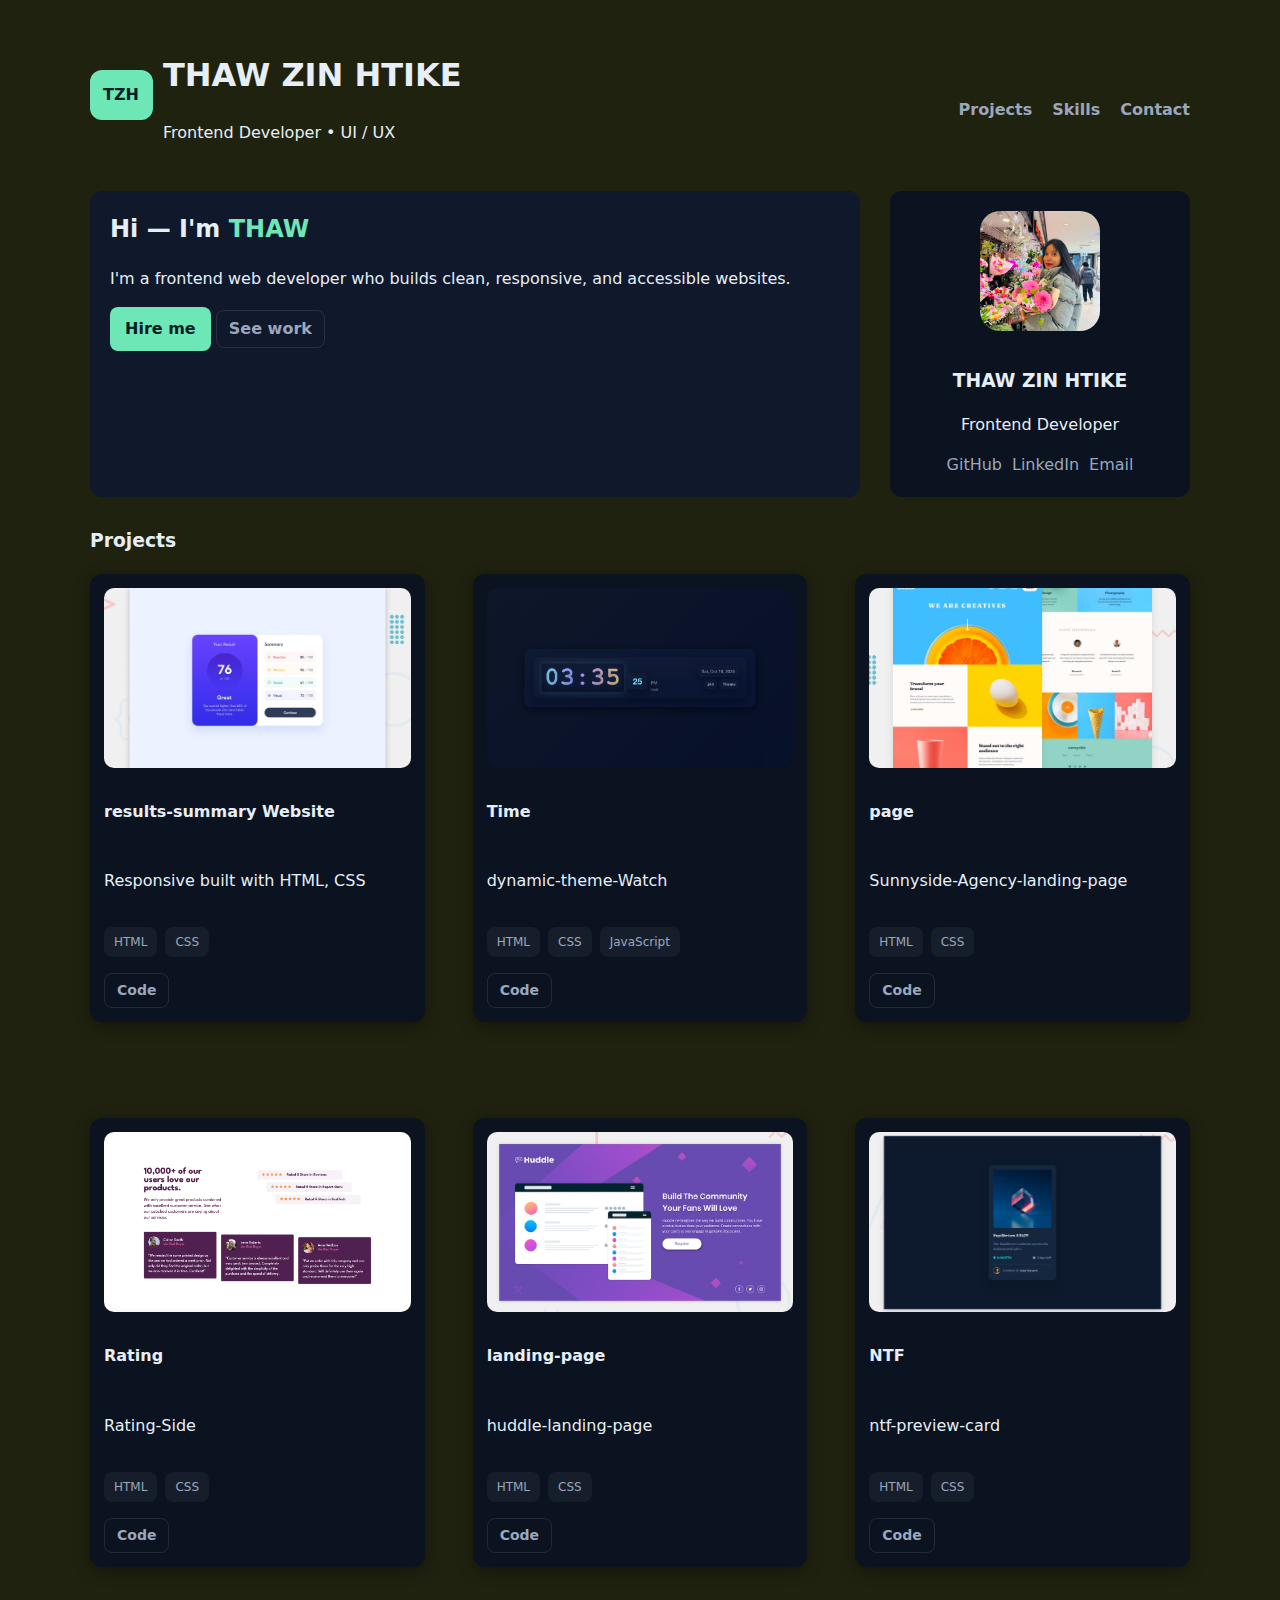
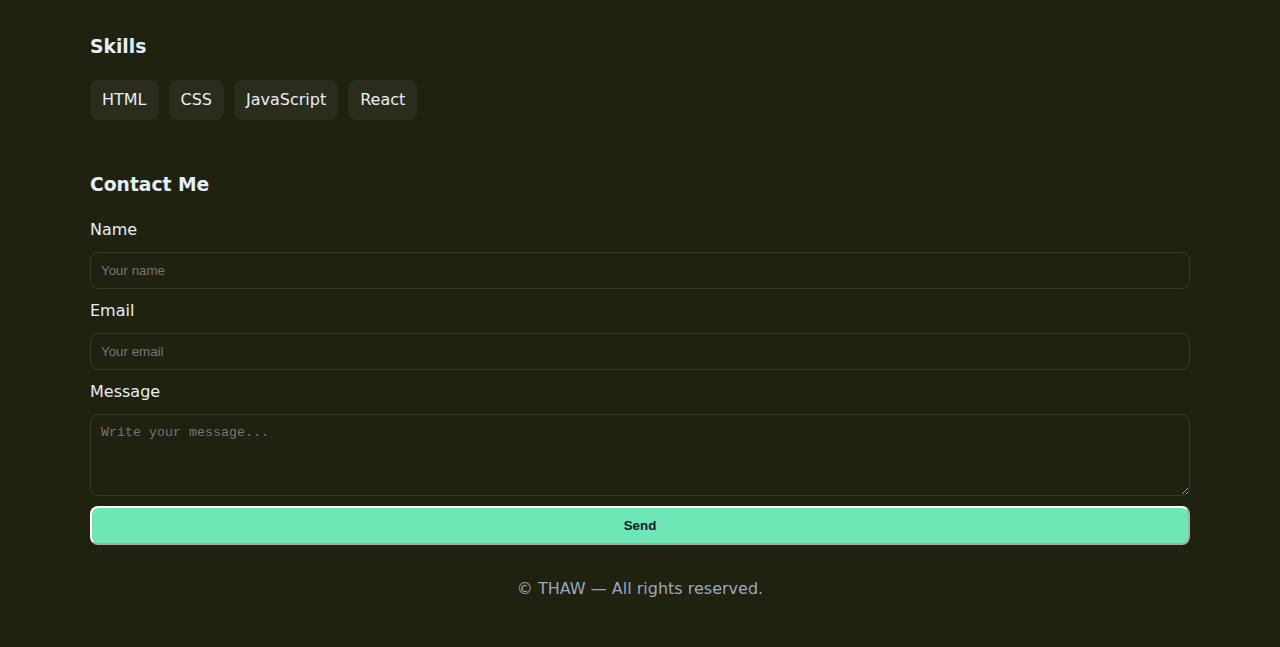
<file: index.html>
<!DOCTYPE html>
<html lang="en">
  <head>
    <meta charset="utf-8" />
    <meta name="viewport" content="width=device-width, initial-scale=1" />
    <title>THAW — Portfolio</title>
    <link
      rel="icon"
      type="image"
      href="./image/00BC00EA-258C-4B53-81A0-D8E5C34002D7_1_105_c.jpeg"
    />

    <link rel="stylesheet" href="style.css" />
  </head>
  <body>
    <div class="container">
      <header>
        <a class="brand" href="#">
          <div class="logo">TZH</div>
          <div>
            <h1>THAW ZIN HTIKE</h1>
            <p>Frontend Developer • UI / UX</p>
          </div>
        </a>

        <nav>
          <a class="navlink" href="#projects">Projects</a>
          <a class="navlink" href="#skills">Skills</a>
          <a class="navlink" href="#contact">Contact</a>
        </nav>
      </header>

      <section class="hero">
        <div class="intro">
          <h2>Hi — I'm <span class="accent">THAW</span></h2>
          <p>
            I'm a frontend web developer who builds clean, responsive, and
            accessible websites.
          </p>
          <div class="cta-row">
            <a class="btn btn-primary" href="#contact">Hire me</a>
            <a class="btn btn-ghost" href="#projects">See work</a>
          </div>
        </div>

        <aside class="profile">
          <img
            class="photo"
            src="./image/00BC00EA-258C-4B53-81A0-D8E5C34002D7_1_105_c.jpeg"
            alt="THAW Photo"
          />
          <h3>THAW ZIN HTIKE</h3>
          <p class="role">Frontend Developer</p>
          <div class="socials">
            <a href="https://github.com/dashboard"> GitHub</a>
            <a href="https://www.linkedin.com/in/thaw-zin-htike-18a765389/"
              >LinkedIn</a
            >
            <a href="mailto: thawzinhtike03@gmail.com">Email</a>
          </div>
        </aside>
      </section>

      <section id="projects">
        <h3>Projects</h3>
        <div class="grid">
          <div class="card">
            <img
              src="./image/preview.jpg"
              alt="Project 1 screenshot"
              class="project-img"
            />
            <div class="card-content">
              <h4>results-summary Website</h4>
              <p>Responsive built with HTML, CSS</p>
              <div class="tags">
                <span class="tag">HTML</span>
                <span class="tag">CSS</span>
              </div>
              <div class="links">
                <a
                  href="../results-summary-component-main/index.html"
                  target="_blank"
                  class="btn btn-ghost"
                  >Code</a
                >
              </div>
            </div>
          </div>

          <div class="card">
            <img
              src="./image/90F2266F-094F-4498-ADD1-5698F6EC6B1B.png"
              alt="Project 2 screenshot"
              class="project-img"
            />
            <div class="card-content">
              <h4>Time</h4>
              <p>dynamic-theme-Watch</p>
              <div class="tags">
                <span class="tag">HTML</span>
                <span class="tag">CSS</span>
                <span class="tag">JavaScript</span>
              </div>
              <div class="links">
                <a
                  href="../dynamic-theme/index.html"
                  target="_blank"
                  class="btn btn-ghost"
                  >Code</a
                >
              </div>
            </div>
          </div>

          <div class="card">
            <img
              src="./image/image.png"
              alt="Project 3 screenshot"
              class="project-img"
            />
            <div class="card-content">
              <h4>page</h4>
              <p>Sunnyside-Agency-landing-page</p>
              <div class="tags">
                <span class="tag">HTML</span>
                <span class="tag">CSS</span>
              </div>
              <div class="links">
                <a
                  href="./sunnyside-agency-landing-page-main/index.html"
                  target="_blank"
                  class="btn btn-ghost"
                  >Code</a
                >
              </div>
            </div>
          </div>

          <div class="card">
            <img
              src="./image/88845991-A959-4512-9309-EE2270159459.png"
              alt="Project 4 screenshot"
              class="project-img"
            />
            <div class="card-content">
              <h4>Rating</h4>
              <p>Rating-Side</p>
              <div class="tags">
                <span class="tag">HTML</span>
                <span class="tag">CSS</span>
              </div>
              <div class="links">
                <a
                  href="./Rating-page/index.html"
                  target="_blank"
                  class="btn btn-ghost"
                  >Code</a
                >
              </div>
            </div>
          </div>

          <div class="card">
            <img
              src="./image/preview copy.jpg"
              alt="Project 5 screenshot"
              class="project-img"
            />
            <div class="card-content">
              <h4>landing-page</h4>
              <p>huddle-landing-page</p>
              <div class="tags">
                <span class="tag">HTML</span>
                <span class="tag">CSS</span>
              </div>
              <div class="links">
                <a
                  href="./huddle-landing-page-with-single-introductory-section-master/index.html"
                  target="_blank"
                  class="btn btn-ghost"
                  >Code</a
                >
              </div>
            </div>
          </div>

          <div class="card">
            <img
              src="./image/image copy.png"
              alt="Project 6 screenshot"
              class="project-img"
            />
            <div class="card-content">
              <h4>NTF</h4>
              <p>ntf-preview-card</p>
              <div class="tags">
                <span class="tag">HTML</span>
                <span class="tag">CSS</span>
              </div>
              <div class="links">
                <a href="./NTF/index.html" target="_blank" class="btn btn-ghost"
                  >Code</a
                >
              </div>
            </div>
          </div>
        </div>
      </section>

      <section id="skills">
        <h3>Skills</h3>
        <div class="skills">
          <span class="skill">HTML</span>
          <span class="skill">CSS</span>
          <span class="skill">JavaScript</span>
          <span class="skill">React</span>
        </div>
      </section>

      <section id="contact">
        <h3>Contact Me</h3>
        <form>
          <label>Name</label>
          <input type="text" placeholder="Your name" required />

          <label>Email</label>
          <input type="email" placeholder="Your email" required />

          <label>Message</label>
          <textarea
            rows="4"
            placeholder="Write your message..."
            required
          ></textarea>

          <button class="btn btn-primary submit" type="submit">Send</button>
        </form>
      </section>

      <footer>
        <p>© THAW — All rights reserved.</p>
      </footer>
    </div>
  </body>
</html>
</file>
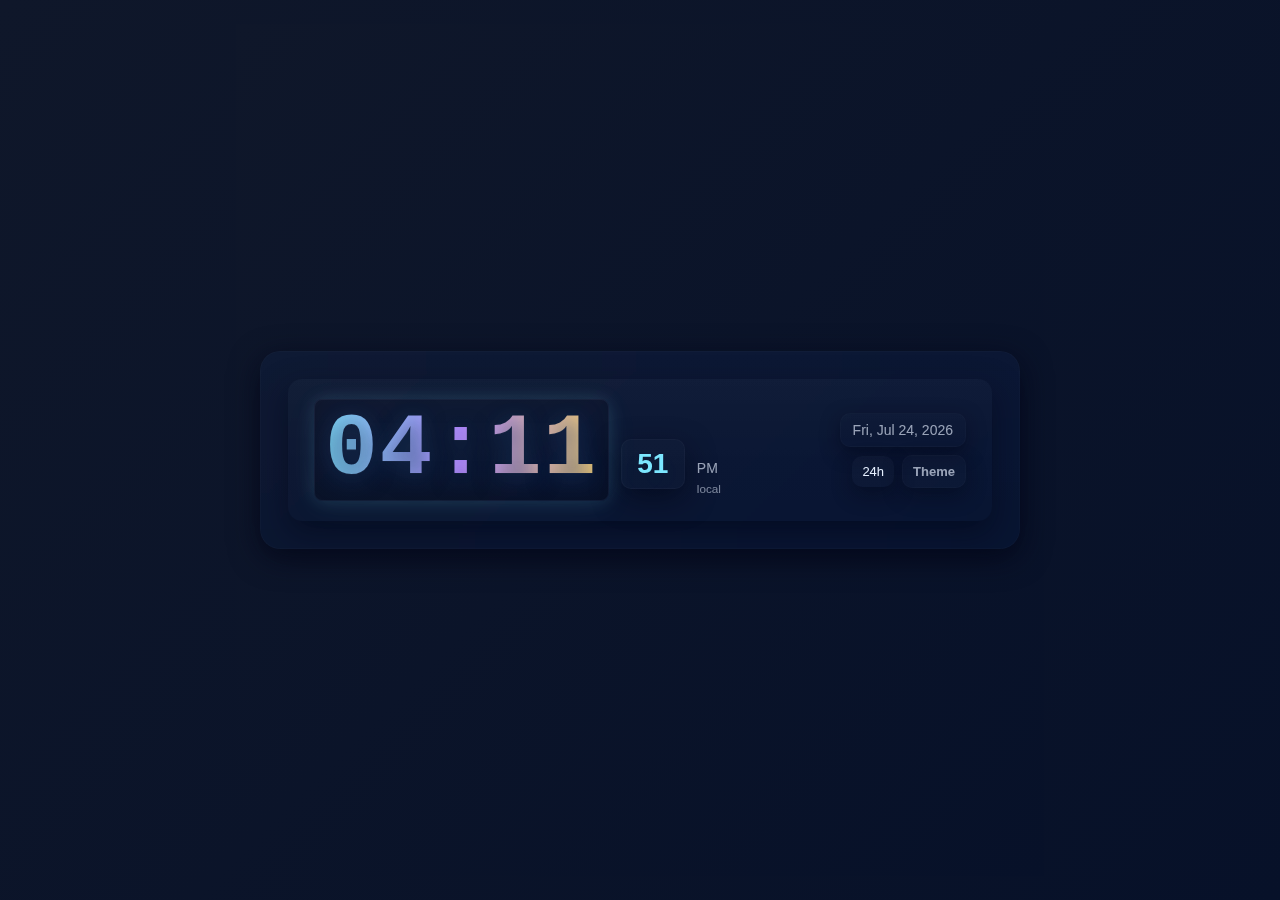
<file: dynamic-theme/index.html>
<!DOCTYPE html>
<html lang="my">
  <head>
    <meta charset="utf-8" />
    <meta name="viewport" content="width=device-width,initial-scale=1" />
    <title>Digital Clock</title>
    <link rel="stylesheet" href="style.css" />
  </head>
  <body>
    <main class="clock-wrap" aria-label="Digital clock">
      <section class="display" role="region" aria-labelledby="clock-label">
        <div class="time" aria-hidden="false">
          <div class="digits" id="hhmm" aria-live="off">00:00</div>
          <div class="seconds" id="ss">00</div>
          <div class="ampm" id="ampm" aria-hidden="true">
            <span id="ampmText">AM</span>
            <small style="opacity: 0.8">local</small>
          </div>
        </div>

        <div class="meta">
          <div class="date" id="date" aria-live="polite">—</div>
          <div class="controls" aria-hidden="false">
            <button class="btn" id="toggle24">24h</button>
            <button class="btn secondary" id="themeBtn">Theme</button>
          </div>
        </div>
      </section>
    </main>

    <script src="script.js" defer></script>
  </body>
</html>
</file>
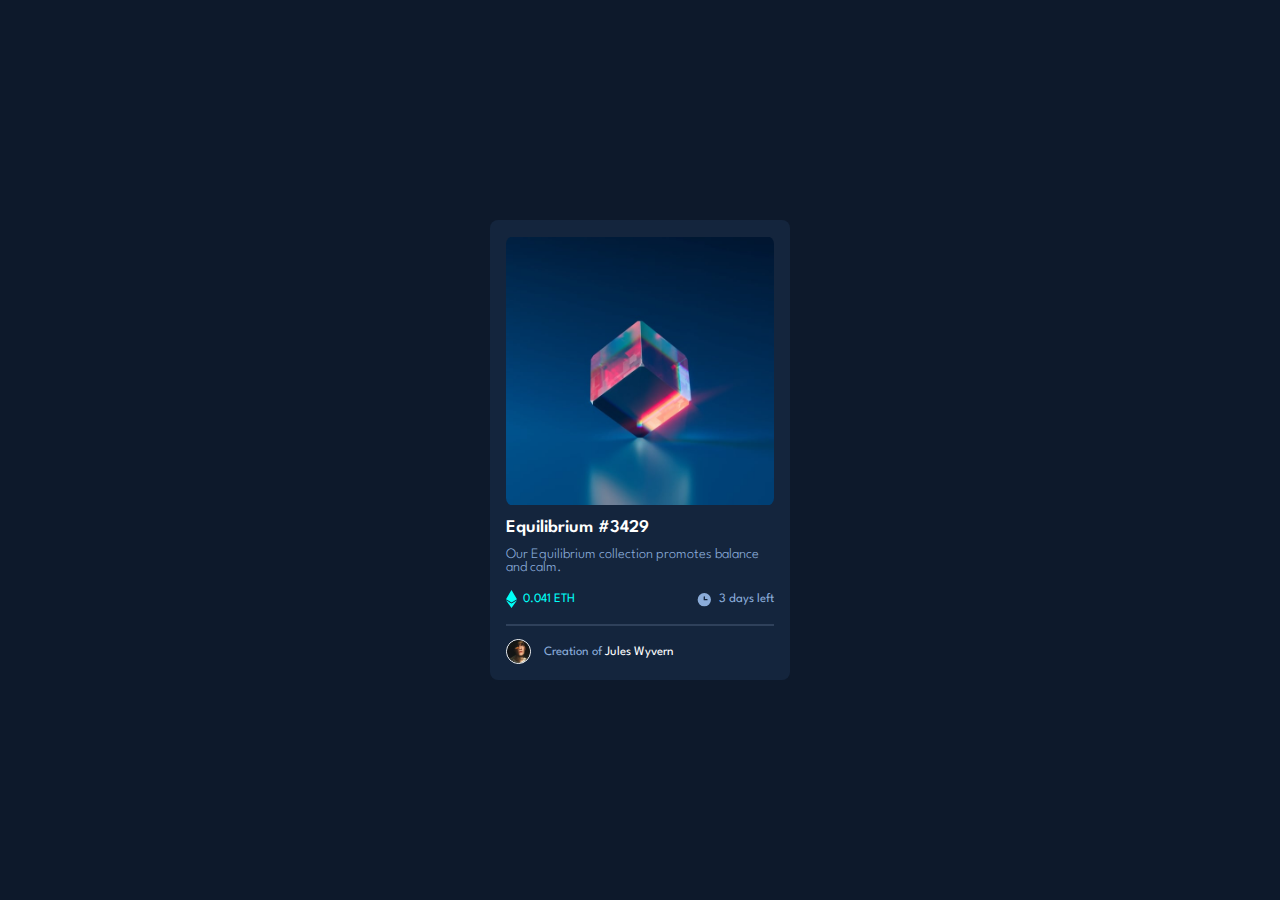
<file: NTF/index.html>
<!DOCTYPE html>
<html lang="en">
  <head>
    <meta charset="UTF-8" />
    <meta name="viewport" content="width=device-width, initial-scale=1.0" />
    <!-- displays site properly based on user's device -->

    <link
      rel="icon"
      type="image/png"
      sizes="32x32"
      href="./images/favicon-32x32.png"
    />

    <title>Frontend Mentor | NFT preview card component</title>
    <link rel="stylesheet" href="css/style.css" />
    <!-- Feel free to remove these styles or customise in your own stylesheet 👍 -->
  </head>
  <body>
    <div class="container">
      <div class="card">
        <div class="img-container">
          <img
            class="main-img"
            src="nft-preview-card-component-main/images/image-equilibrium.jpg"
            alt="icon"
          />
          <img
            class="view-img"
            src="nft-preview-card-component-main/images/icon-view.svg"
            alt="icon"
          />
        </div>
        <div class="content">
          <h2>Equilibrium #3429</h2>
          <p>Our Equilibrium collection promotes balance and calm.</p>
        </div>
        <div class="eth-time-container">
          <div class="eth">
            <img
              src="nft-preview-card-component-main/images/icon-ethereum.svg"
              alt="icon"
            />
            <h4>0.041 ETH</h4>
          </div>
          <div class="time">
            <img
              src="nft-preview-card-component-main/images/icon-clock.svg"
              alt="icon"
            />
            <h4>3 days left</h4>
          </div>
        </div>
        <hr />
        <div class="profile">
          <img
            src="nft-preview-card-component-main/images/image-avatar.png"
            alt="icon"
          />
          <p>Creation of <span>Jules Wyvern</span></p>
        </div>
      </div>
    </div>
    <!-- Equilibrium #3429

  Our Equilibrium collection promotes balance and calm.

  0.041 ETH
  3 days left
  
  Creation of Jules Wyvern -->
  </body>
</html>
</file>
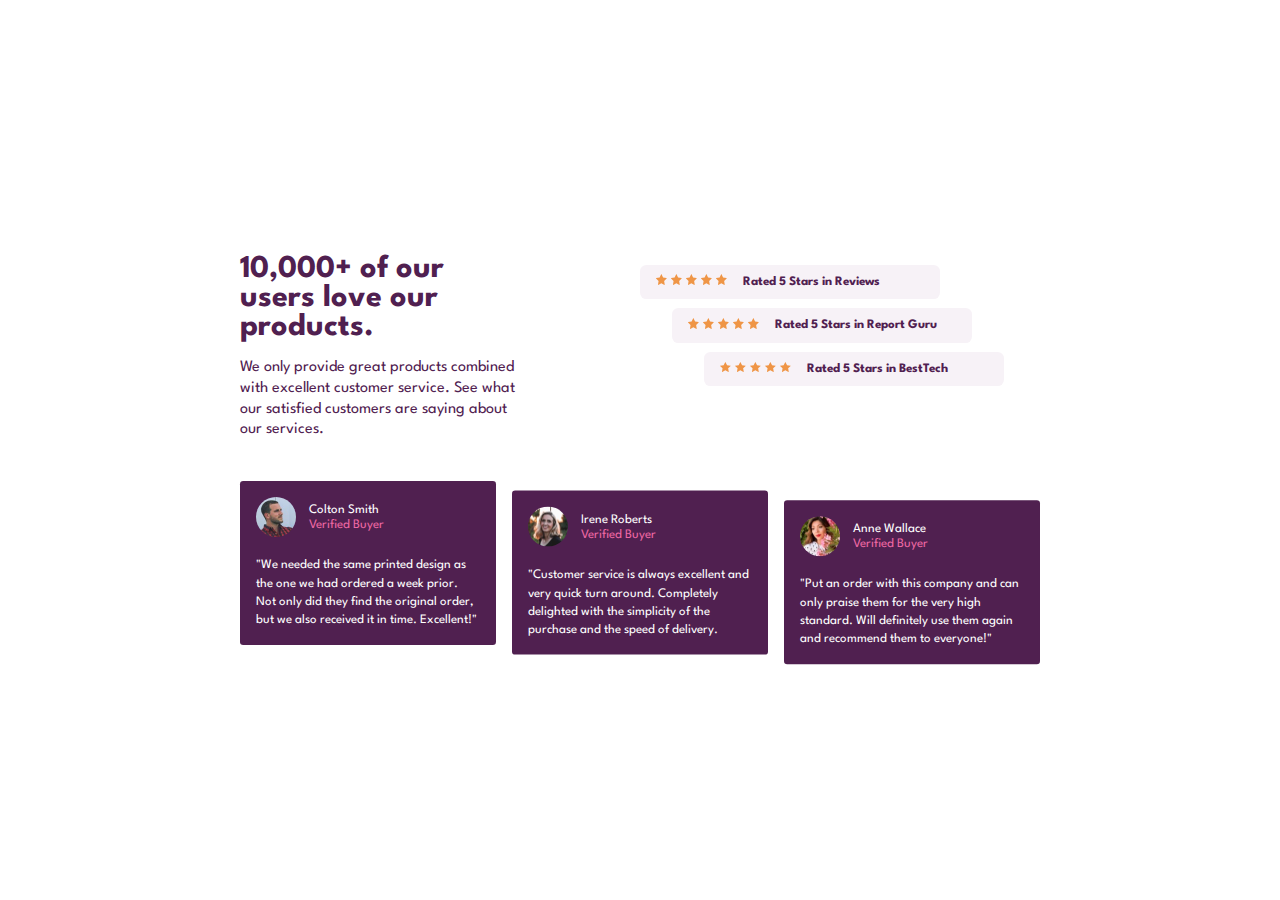
<file: Rating-page/index.html>
<!DOCTYPE html>
<html lang="en">
  <head>
    <meta charset="UTF-8" />
    <meta name="viewport" content="width=device-width, initial-scale=1.0" />
    <title>Document</title>
    <link rel="stylesheet" href="css/style.css" />
  </head>
  <body>
    <section class="social-section">
      <div class="container">
        <div class="intro-container">
          <div class="intro">
            <h1>10,000+ of our users love our products.</h1>
            <p>
              We only provide great products combined with excellent customer
              service. See what our satisfied customers are saying about our
              services.
            </p>
          </div>
        </div>
        <div class="rating-container">
          <div class="rating-card">
            <div class="img-container">
              <img
                src="css/social-proof-section-master 5/images/icon-star.svg"
                alt="icon"
              />
              <img
                src="css/social-proof-section-master 5/images/icon-star.svg"
                alt="icon"
              />
              <img
                src="css/social-proof-section-master 5/images/icon-star.svg"
                alt="icon"
              />
              <img
                src="css/social-proof-section-master 5/images/icon-star.svg"
                alt="icon"
              />
              <img
                src="css/social-proof-section-master 5/images/icon-star.svg"
                alt="icon"
              />
            </div>
            <h5>Rated 5 Stars in Reviews</h5>
          </div>
          <div class="rating-card">
            <div class="img-container">
              <img
                src="css/social-proof-section-master 5/images/icon-star.svg"
                alt="icon"
              />
              <img
                src="css/social-proof-section-master 5/images/icon-star.svg"
                alt="icon"
              />
              <img
                src="css/social-proof-section-master 5/images/icon-star.svg"
                alt="icon"
              />
              <img
                src="css/social-proof-section-master 5/images/icon-star.svg"
                alt="icon"
              />
              <img
                src="css/social-proof-section-master 5/images/icon-star.svg"
                alt="icon"
              />
            </div>
            <h5>Rated 5 Stars in Report Guru</h5>
          </div>
          <div class="rating-card">
            <div class="img-container">
              <img
                src="css/social-proof-section-master 5/images/icon-star.svg"
                alt="icon"
              />
              <img
                src="css/social-proof-section-master 5/images/icon-star.svg"
                alt="icon"
              />
              <img
                src="css/social-proof-section-master 5/images/icon-star.svg"
                alt="icon"
              />
              <img
                src="css/social-proof-section-master 5/images/icon-star.svg"
                alt="icon"
              />
              <img
                src="css/social-proof-section-master 5/images/icon-star.svg"
                alt="icon"
              />
            </div>
            <h5>Rated 5 Stars in BestTech</h5>
          </div>
        </div>
        <div class="card-container">
          <div class="card">
            <div class="profile">
              <img
                src="css/social-proof-section-master 5/images/image-colton.jpg"
                alt="img"
              />
              <div class="detail">
                <h2>Colton Smith</h2>
                <p>Verified Buyer</p>
              </div>
            </div>
            <p class="content">
              "We needed the same printed design as the one we had ordered a
              week prior. Not only did they find the original order, but we also
              received it in time. Excellent!"
            </p>
          </div>
          <div class="card">
            <div class="profile">
              <img
                src="css/social-proof-section-master 5/images/image-irene.jpg"
                alt="img"
              />
              <div class="detail">
                <h2>Irene Roberts</h2>
                <p>Verified Buyer</p>
              </div>
            </div>
            <p class="content">
              "Customer service is always excellent and very quick turn around.
              Completely delighted with the simplicity of the purchase and the
              speed of delivery.
            </p>
          </div>
          <div class="card">
            <div class="profile">
              <img
                src="css/social-proof-section-master 5/images/image-anne.jpg"
                alt="img"
              />
              <div class="detail">
                <h2>Anne Wallace</h2>
                <p>Verified Buyer</p>
              </div>
            </div>
            <p class="content">
              "Put an order with this company and can only praise them for the
              very high standard. Will definitely use them again and recommend
              them to everyone!"
            </p>
          </div>
        </div>
      </div>
    </section>
  </body>
</html>
</file>
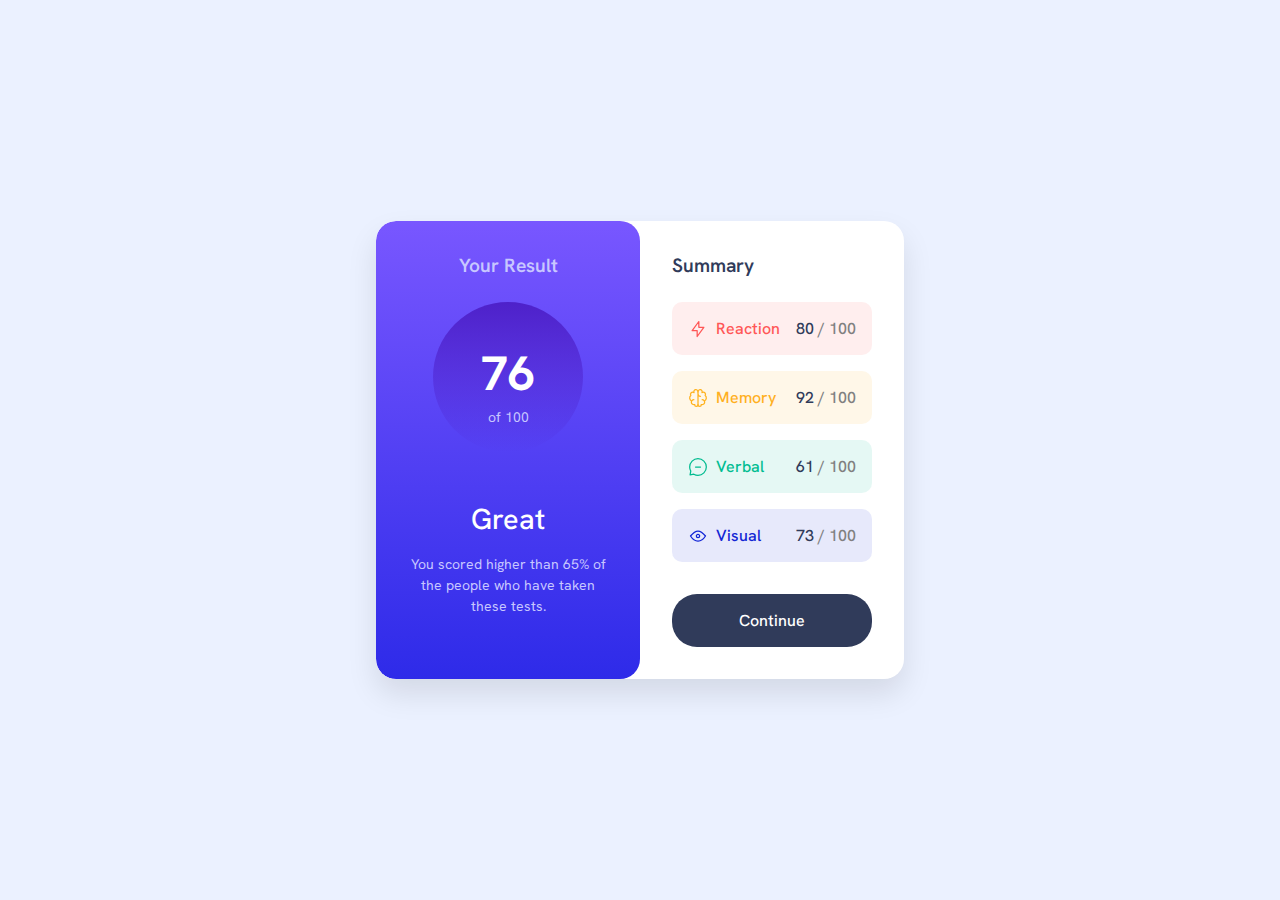
<file: results-summary-component-main/index.html>
<!DOCTYPE html>
<html lang="en">
  <head>
    <meta charset="UTF-8" />
    <meta name="viewport" content="width=device-width, initial-scale=1" />
    <title>Results Summary</title>

    <!-- Google Font: Hanken Grotesk -->
    <link rel="preconnect" href="https://fonts.googleapis.com" />
    <link rel="preconnect" href="https://fonts.gstatic.com" crossorigin />
    <link
      href="https://fonts.googleapis.com/css2?family=Hanken+Grotesk:wght@500;700;800&display=swap"
      rel="stylesheet"
    />

    <link
      rel="stylesheet"
      href="../results-summary-component-main/css/style.css"
    />
  </head>
  <body>
    <!DOCTYPE html>
    <html lang="en">
      <head>
        <meta charset="UTF-8" />
        <meta name="viewport" content="width=device-width, initial-scale=1.0" />
        <title>Results Summary Component</title>
        <link
          rel="stylesheet"
          href="../results-summary-component-main/css/style.css"
        />
      </head>
      <body>
        <div class="container">
          <div class="result">
            <h2>Your Result</h2>
            <div class="score">
              <span>76</span>
              <p>of 100</p>
            </div>
            <h3>Great</h3>
            <p>
              You scored higher than 65% of the people who have taken these
              tests.
            </p>
          </div>

          <div class="summary">
            <h2>Summary</h2>

            <div class="item reaction">
              <div class="label">
                <img src="./assets/images/icon-reaction.svg" alt="Reaction" />
                <span>Reaction</span>
              </div>
              <div class="score-text">
                <span class="value">80</span><span class="total"> / 100</span>
              </div>
            </div>

            <div class="item memory">
              <div class="label">
                <img src="./assets/images/icon-memory.svg" alt="Memory" />
                <span>Memory</span>
              </div>
              <div class="score-text">
                <span class="value">92</span><span class="total"> / 100</span>
              </div>
            </div>

            <div class="item verbal">
              <div class="label">
                <img src="./assets/images/icon-verbal.svg" alt="Verbal" />
                <span>Verbal</span>
              </div>
              <div class="score-text">
                <span class="value">61</span><span class="total"> / 100</span>
              </div>
            </div>

            <div class="item visual">
              <div class="label">
                <img src="./assets/images/icon-visual.svg" alt="Visual" />
                <span>Visual</span>
              </div>
              <div class="score-text">
                <span class="value">73</span><span class="total"> / 100</span>
              </div>
            </div>

            <button>Continue</button>
          </div>
        </div>
      </body>
    </html>
  </body>
</html>
</file>
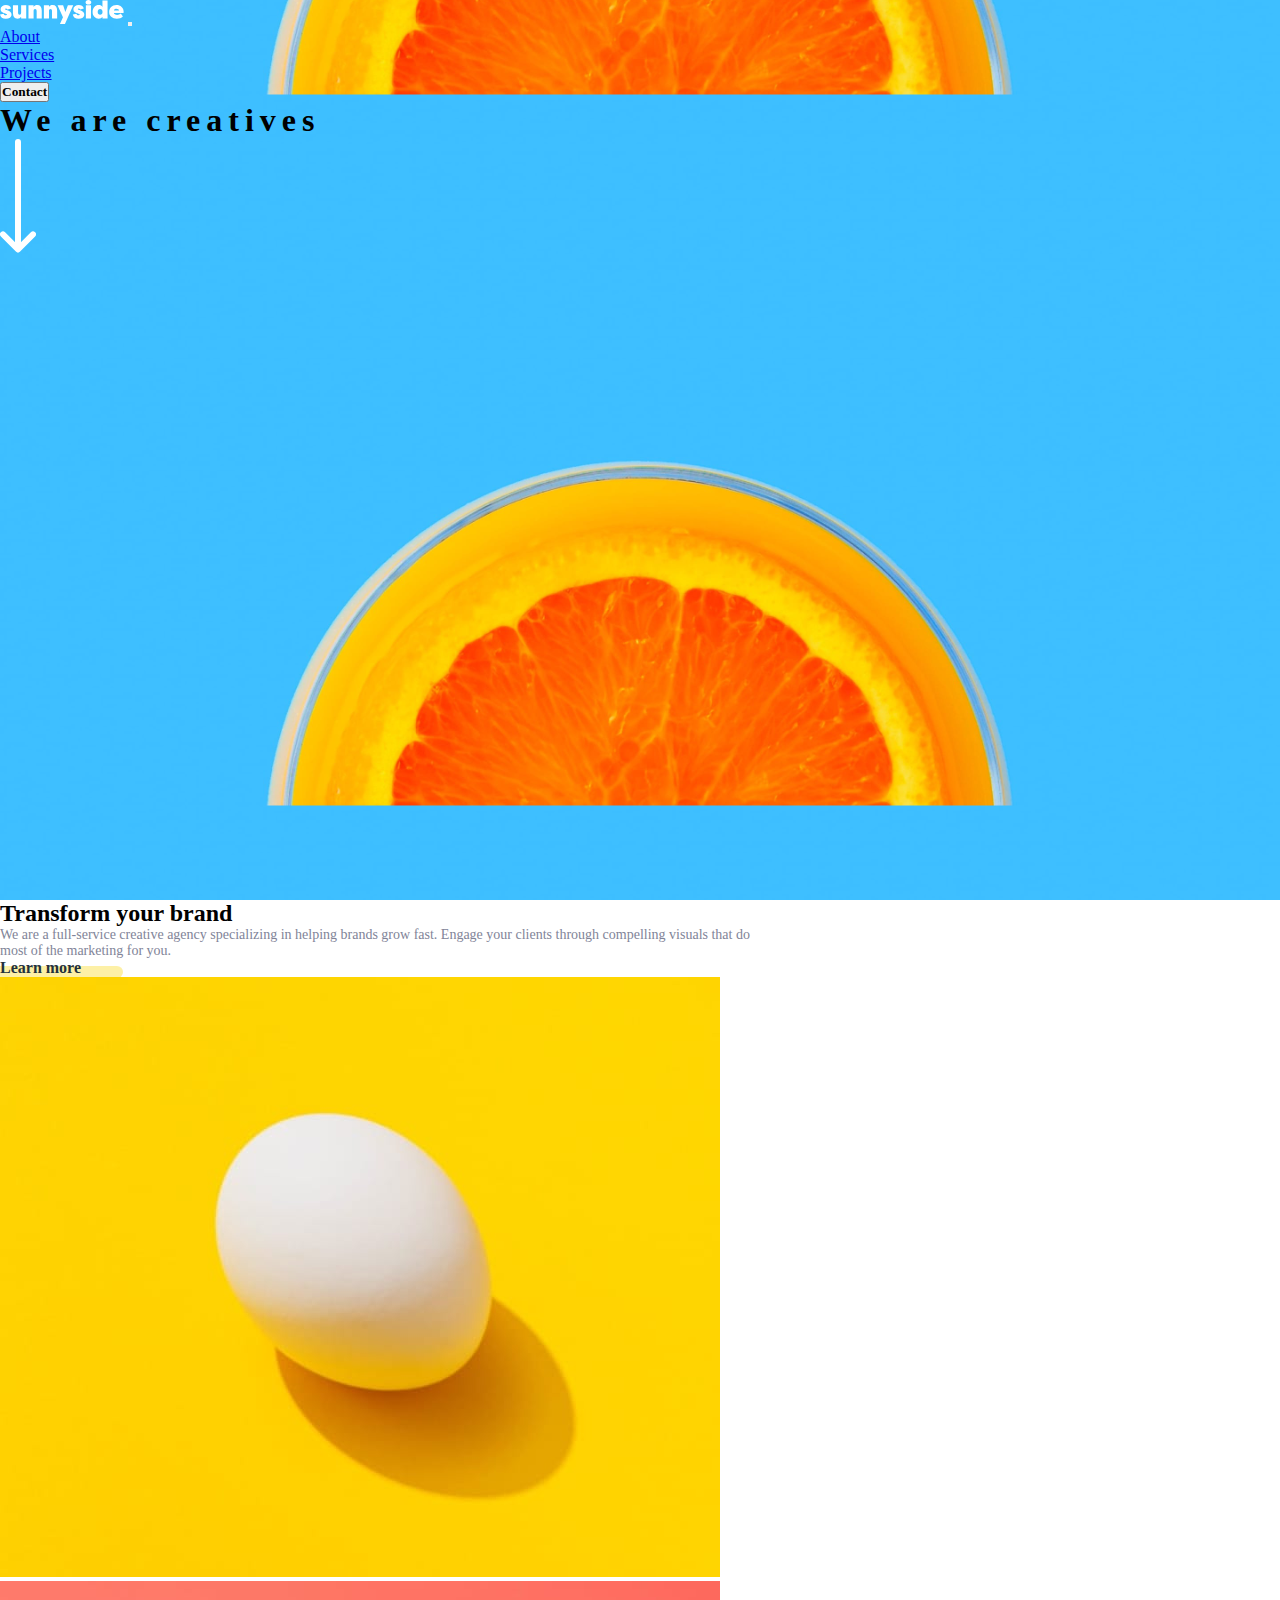
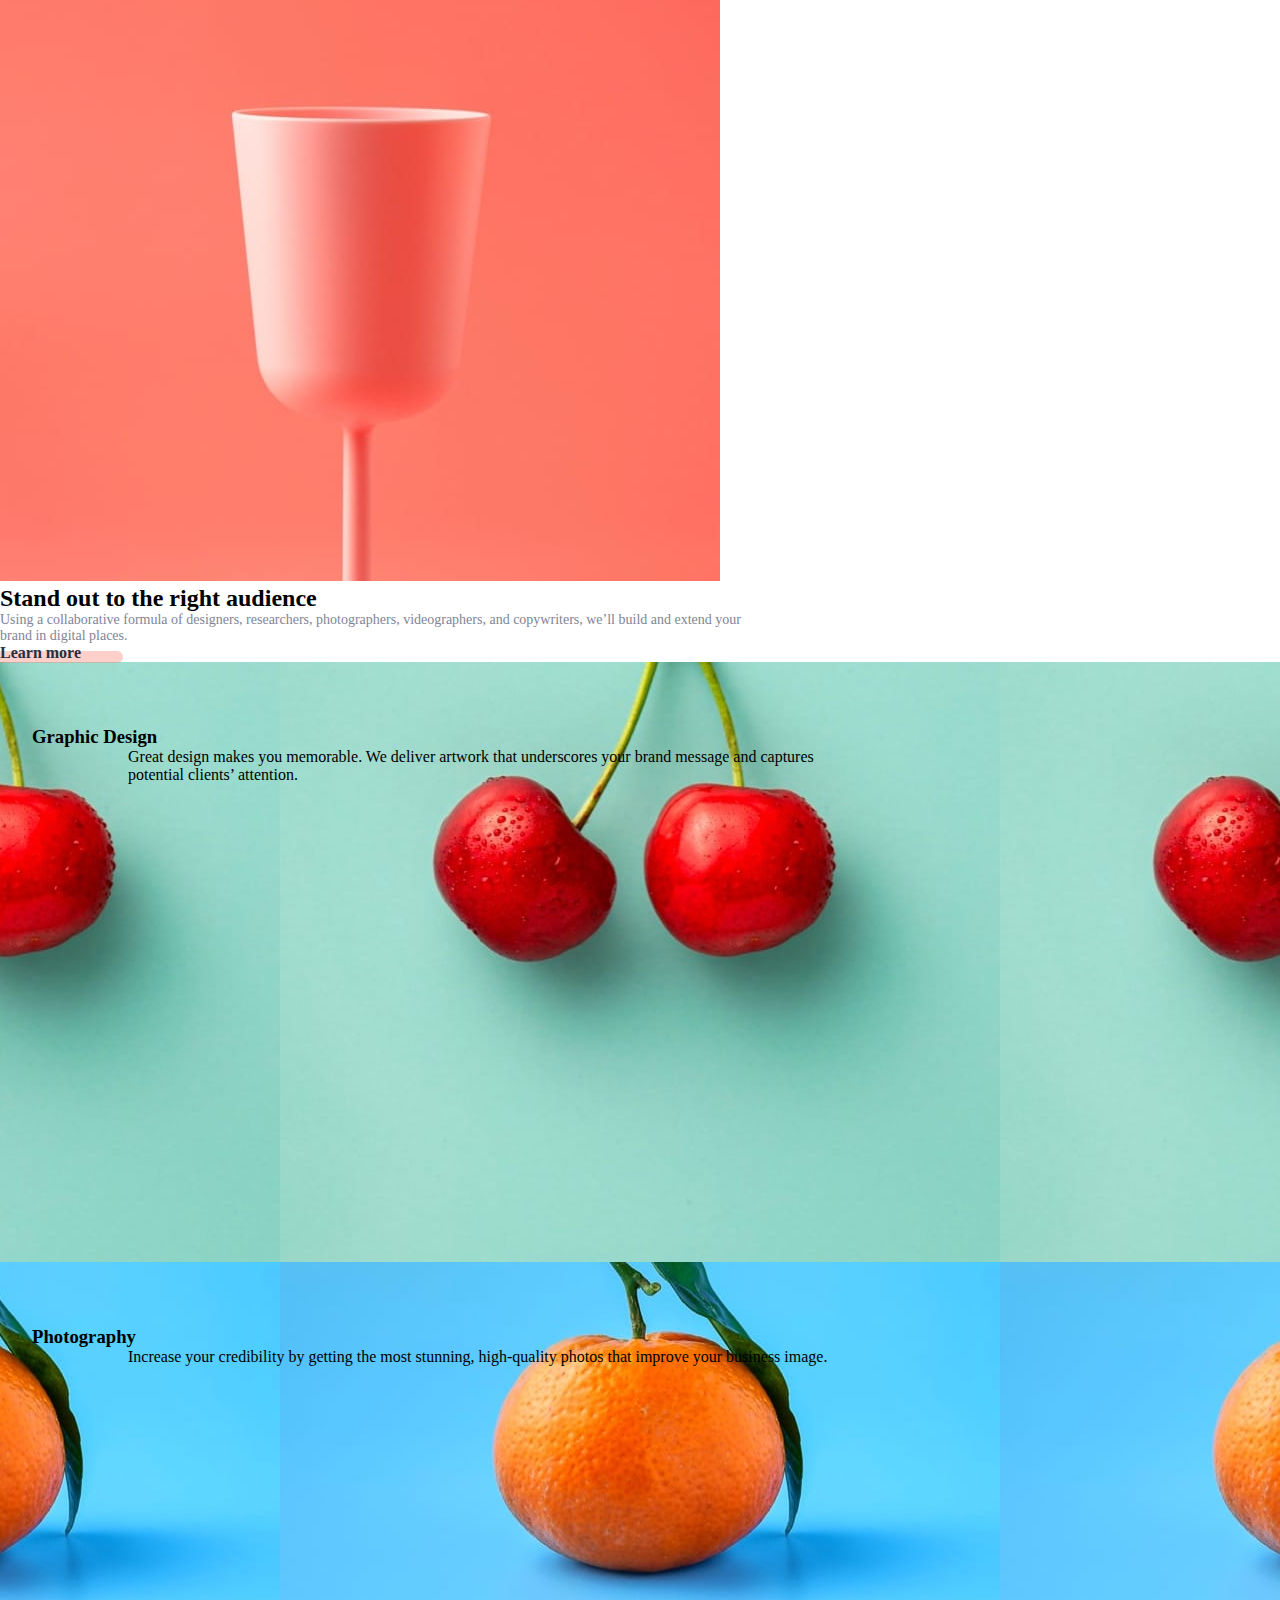
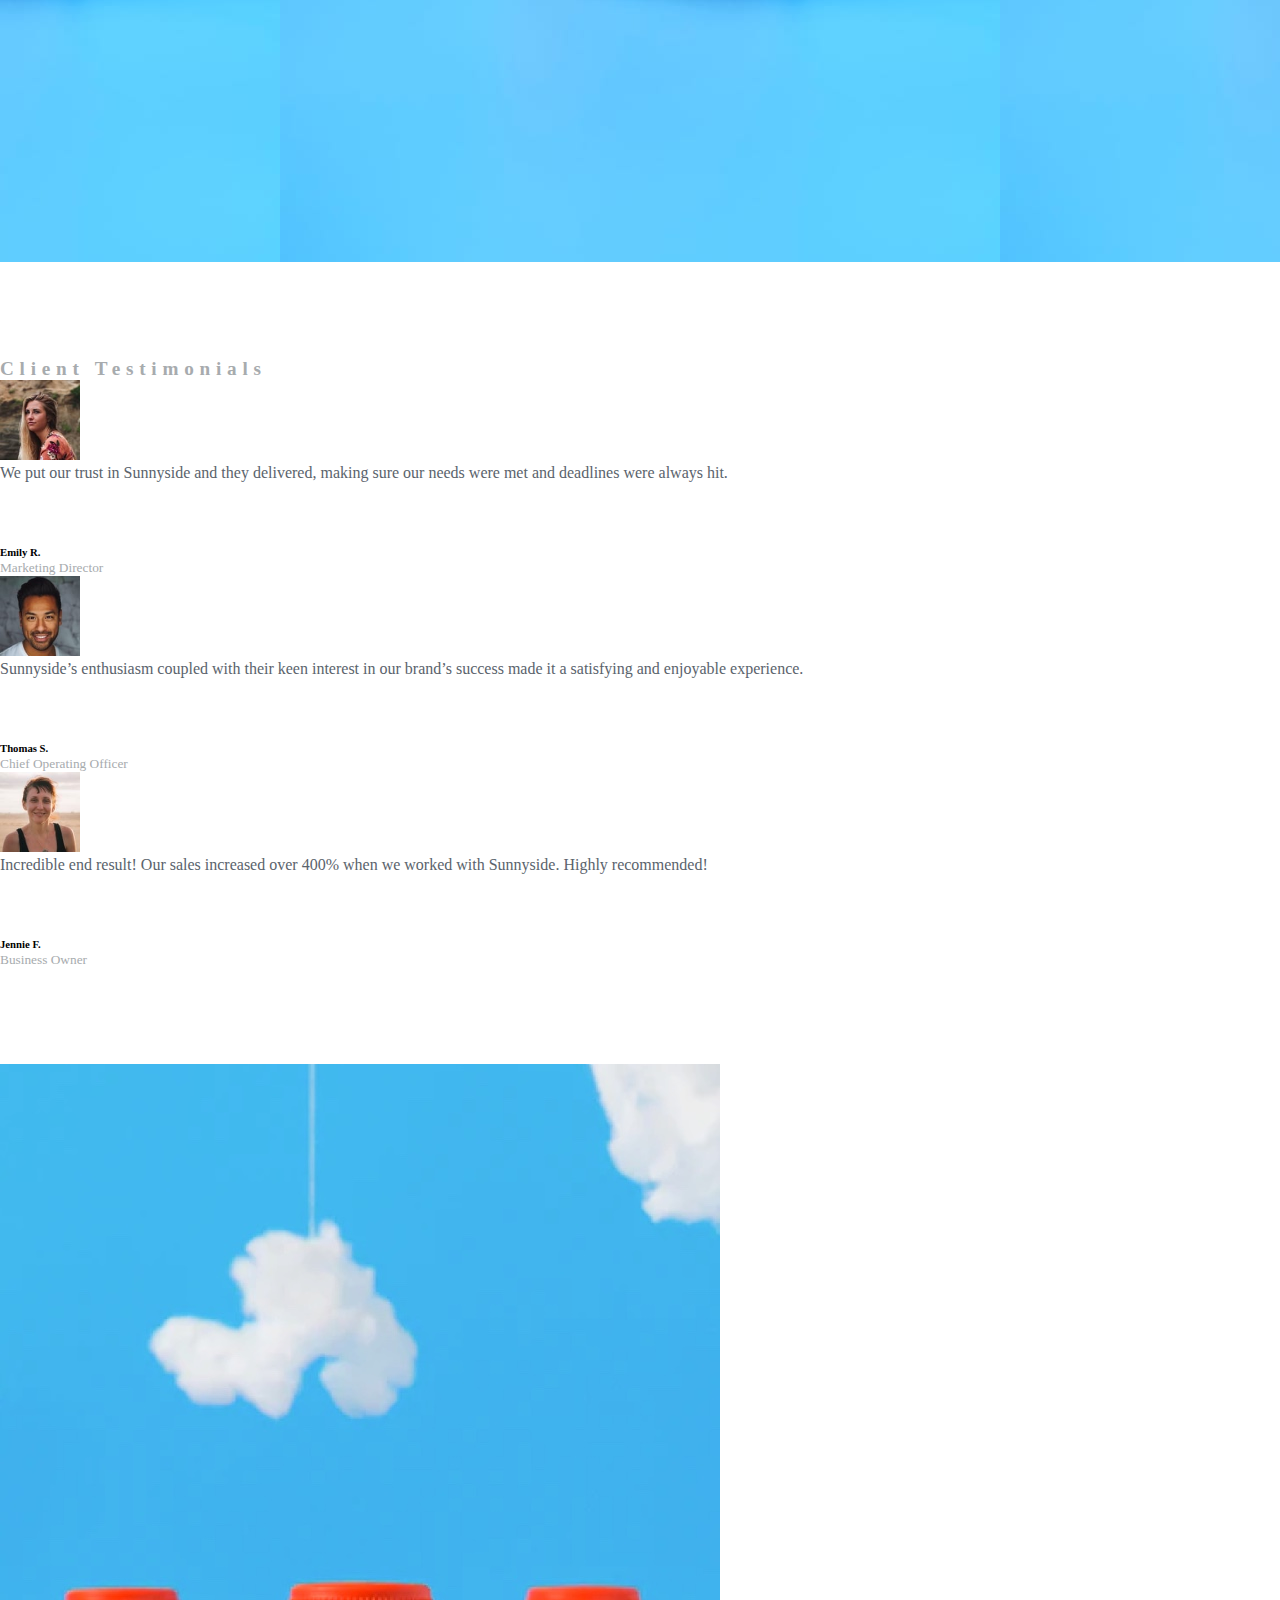
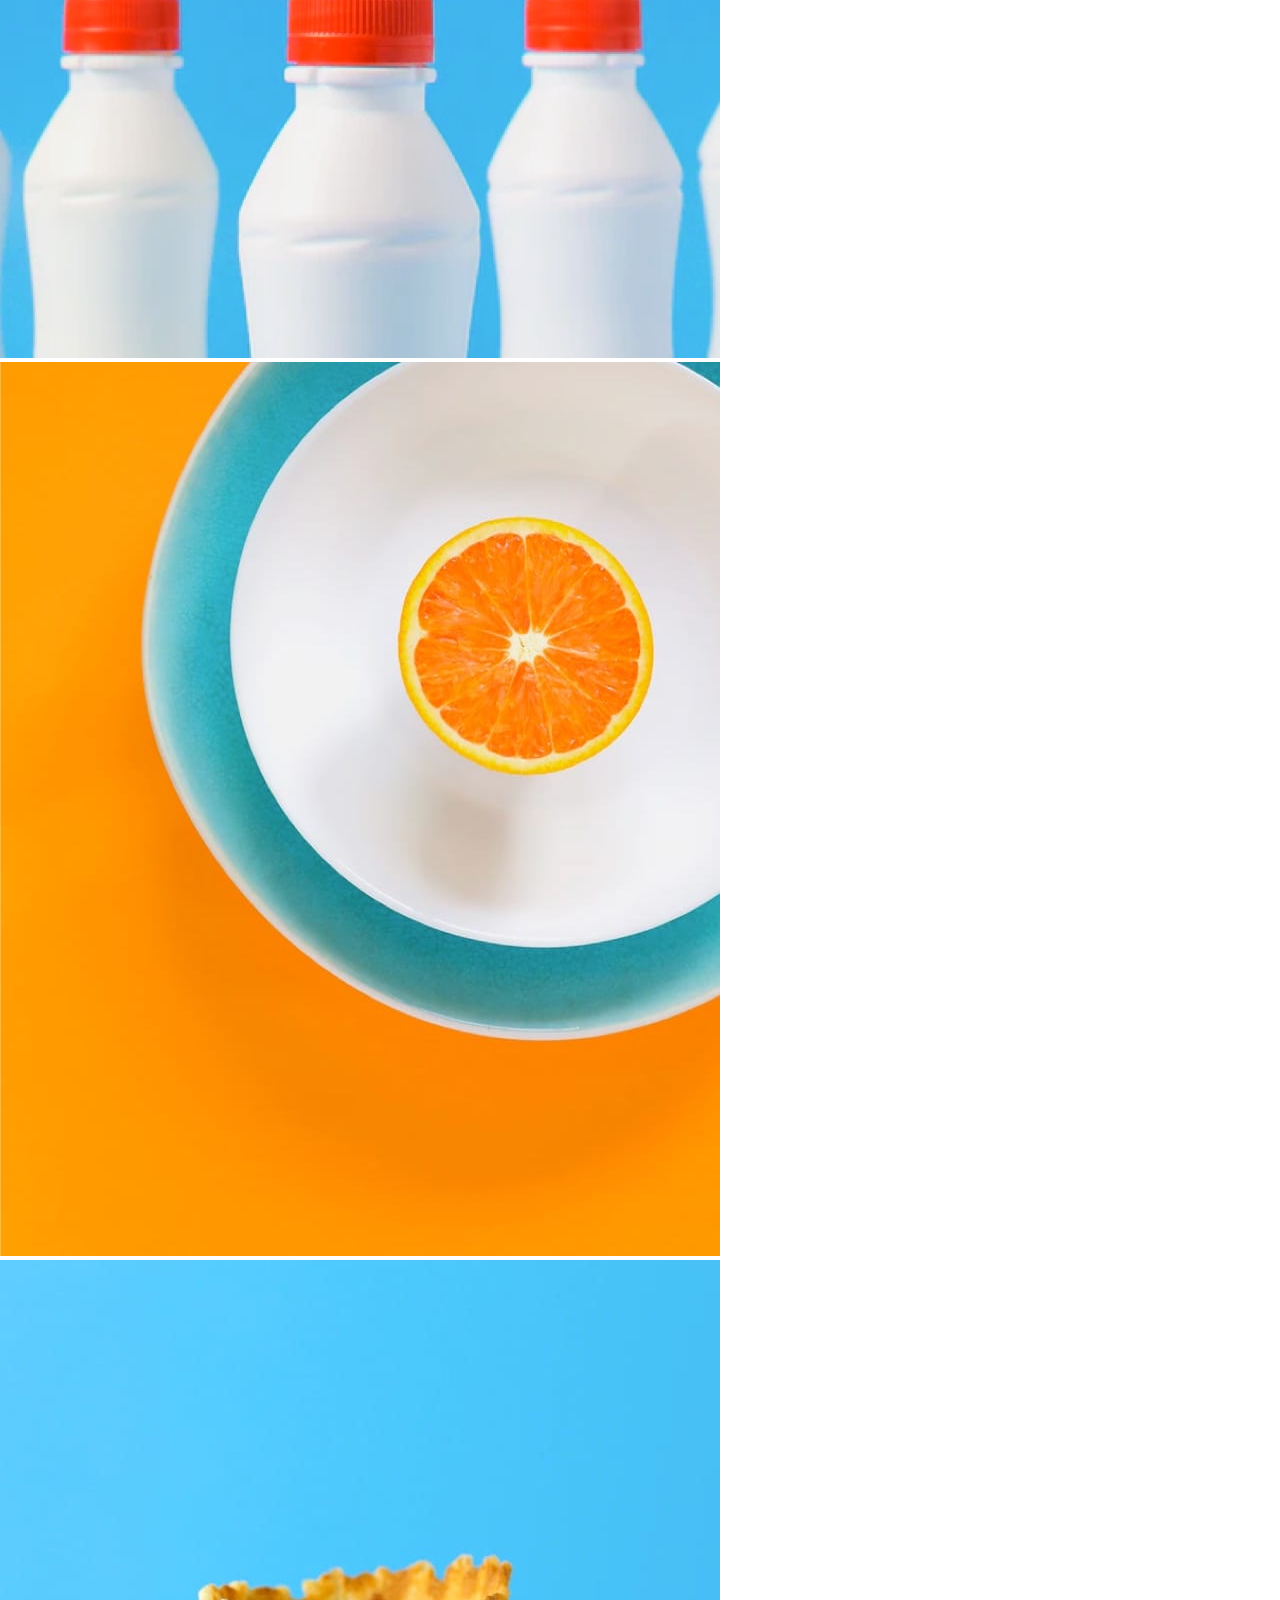
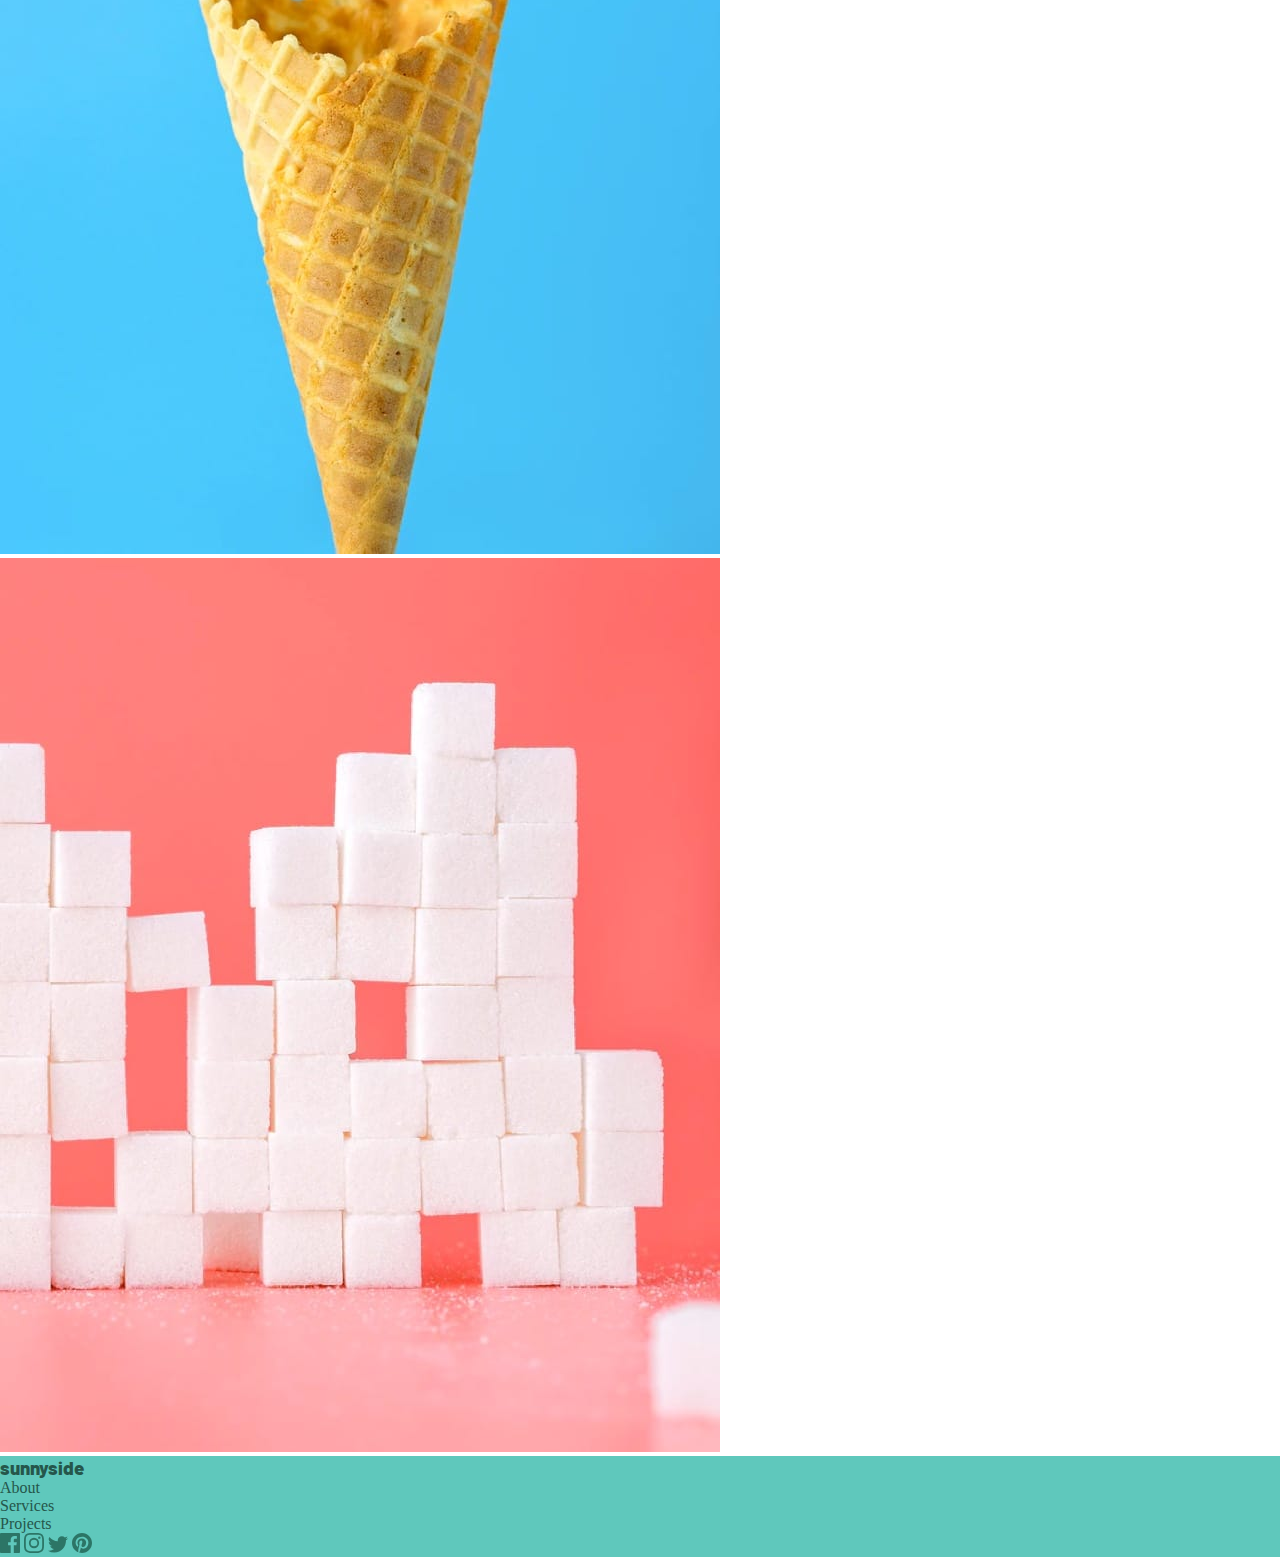
<file: sunnyside-agency-landing-page-main/index.html>
<!DOCTYPE html>
<html lang="en">
  <head>
    <meta charset="UTF-8" />
    <meta name="viewport" content="width=device-width, initial-scale=1.0" />
    <!-- displays site properly based on user's device -->

    <link
      rel="icon"
      type="image/png"
      sizes="32x32"
      href="./images/favicon-32x32.png"
    />

    <title>Frontend Mentor | Sunnyside agency landing page</title>

    <!-- Feel free to remove these styles or customise in your own stylesheet 👍 -->
    <style>
      .attribution {
        font-size: 11px;
        text-align: center;
      }
      .attribution a {
        color: hsl(228, 45%, 44%);
      }
    </style>
    <link rel="stylesheet" href="css/style.css" />
  </head>
  <body>
    <!-- <button class="btn btn-primary">btn</button> -->
    <section class="hero-section">
      <nav class="navbar navbar-expand-lg">
        <div class="container">
          <a class="navbar-brand" href="#"
            ><img src="images/logo.svg" alt="logo"
          /></a>
          <button
            class="navbar-toggler"
            type="button"
            data-bs-toggle="collapse"
            data-bs-target="#navbarSupportedContent"
            aria-controls="navbarSupportedContent"
            aria-expanded="false"
            aria-label="Toggle navigation"
          >
            <span class="navbar-toggler-icon"></span>
          </button>
          <div
            class="collapse navbar-collapse flex-grow-0"
            id="navbarSupportedContent"
          >
            <ul
              class="navbar-nav me-auto mb-2 mb-lg-0 align-items-center gap-4"
            >
              <li class="nav-item">
                <a class="nav-link text-white" aria-current="page" href="#"
                  >About</a
                >
              </li>
              <li class="nav-item">
                <a class="nav-link text-white" href="#">Services</a>
              </li>
              <li class="nav-item">
                <a class="nav-link text-white" href="#">Projects</a>
              </li>
              <li>
                <a class="custom-link" href="#"
                  ><button
                    class="btn btn-light text-uppercase fw-bold rounded-pill px-3"
                  >
                    Contact
                  </button></a
                >
              </li>
            </ul>
          </div>
        </div>
      </nav>
      <div class="main text-center mt-5">
        <h1 class="text-uppercase text-white pt-5">We are creatives</h1>
        <img
          class="img-fluid mt-5"
          src="images/icon-arrow-down.svg"
          alt="icon"
        />
      </div>
    </section>
    <section class="info-section container-fluid">
      <div class="row">
        <div
          class="col-md-6 order-2 order-md-1 p-0 d-flex justify-content-center align-items-center"
        >
          <div class="info-container text-center text-md-start my-5 my-md-0">
            <h2 class="fs-1">Transform your brand</h2>

            <p class="my-4">
              We are a full-service creative agency specializing in helping
              brands grow fast. Engage your clients through compelling visuals
              that do most of the marketing for you.
            </p>

            <a class="info-link nav-link text-uppercase learn-yellow" href="#">
              Learn more</a
            >
          </div>
        </div>
        <div class="col-md-6 order-1 p-0 order-md-2 object-fit-cover">
          <img
            src="images/desktop/image-transform.jpg"
            class="img-fluid"
            alt="img"
          />
        </div>
      </div>
      <div class="row">
        <div class="col-md-6 p-0 object-fit-cover">
          <img
            src="images/desktop/image-stand-out.jpg"
            class="img-fluid"
            alt="img"
          />
        </div>
        <div
          class="col-md-6 p-0 d-flex justify-content-center align-items-center"
        >
          <div class="info-container text-center text-md-start my-5 my-md-0">
            <h2 class="fs-2">Stand out to the right audience</h2>

            <p class="my-4">
              Using a collaborative formula of designers, researchers,
              photographers, videographers, and copywriters, we’ll build and
              extend your brand in digital places.
            </p>

            <a class="info-link nav-link text-uppercase learn-red" href="#">
              Learn more</a
            >
          </div>
        </div>
      </div>
    </section>
    <section class="row g-0 text-center">
      <div
        class="col-lg-6 service-tile graphic-design d-flex flex-column justify-content-end"
      >
        <div class="service-overlay">
          <h3>Graphic Design</h3>
          <p class="fs-6">
            Great design makes you memorable. We deliver artwork that
            underscores your brand message and captures potential clients’
            attention.
          </p>
        </div>
      </div>
      <div
        class="col-lg-6 service-tile photography d-flex flex-column justify-content-end"
      >
        <div class="service-overlay">
          <h3>Photography</h3>
          <p class="fs-6">
            Increase your credibility by getting the most stunning, high-quality
            photos that improve your business image.
          </p>
        </div>
      </div>
    </section>
    <section class="py-6 text-center">
      <h4 class="text-uppercase tracking-4 mb-5">Client Testimonials</h4>
      <div class="container">
        <div class="row g-4">
          <div class="col-md-4">
            <img
              src="images/image-emily.jpg"
              class="rounded-circle mb-4"
              width="80"
              alt=""
            />
            <p>
              We put our trust in Sunnyside and they delivered, making sure our
              needs were met and deadlines were always hit.
            </p>
            <h6 class="fw-bold">Emily R.</h6>
            <small class="text-muted">Marketing Director</small>
          </div>
          <div class="col-md-4">
            <img
              src="images/image-thomas.jpg"
              class="rounded-circle mb-4"
              width="80"
              alt=""
            />
            <p>
              Sunnyside’s enthusiasm coupled with their keen interest in our
              brand’s success made it a satisfying and enjoyable experience.
            </p>
            <h6 class="fw-bold">Thomas S.</h6>
            <small class="text-muted">Chief Operating Officer</small>
          </div>
          <div class="col-md-4">
            <img
              src="images/image-jennie.jpg"
              class="rounded-circle mb-4"
              width="80"
              alt=""
            />
            <p>
              Incredible end result! Our sales increased over 400% when we
              worked with Sunnyside. Highly recommended!
            </p>
            <h6 class="fw-bold">Jennie F.</h6>
            <small class="text-muted">Business Owner</small>
          </div>
        </div>
      </div>
    </section>
    <section class="row g-0">
      <div class="col-6 col-md-3">
        <img
          src="images/desktop/image-gallery-milkbottles.jpg"
          class="img-fluid w-100"
          alt=""
        />
      </div>
      <div class="col-6 col-md-3">
        <img
          src="images/desktop/image-gallery-orange.jpg"
          class="img-fluid w-100"
          alt=""
        />
      </div>
      <div class="col-6 col-md-3">
        <img
          src="images/desktop/image-gallery-cone.jpg"
          class="img-fluid w-100"
          alt=""
        />
      </div>
      <div class="col-6 col-md-3">
        <img
          src="images/desktop/image-gallery-sugarcubes.jpg"
          class="img-fluid w-100"
          alt=""
        />
      </div>
    </section>
    <footer class="footer text-center py-5">
      <h3 class="footer-brand mb-3">sunnyside</h3>
      <ul class="list-inline mb-4">
        <li class="list-inline-item mx-3">
          <a href="#" class="text-footer">About</a>
        </li>
        <li class="list-inline-item mx-3">
          <a href="#" class="text-footer">Services</a>
        </li>
        <li class="list-inline-item mx-3">
          <a href="#" class="text-footer">Projects</a>
        </li>
      </ul>

      <div class="d-flex justify-content-center gap-4">
        <img src="images/icon-facebook.svg" class alt="" />
        <img src="images/icon-instagram.svg" alt="" />
        <img src="images/icon-twitter.svg" alt="" />
        <img src="images/icon-pinterest.svg" alt="" />
      </div>
    </footer>

    <!-- About
  Services
  Projects
  Contact

  We are creatives

  Transform your brand

  We are a full-service creative agency specializing in helping brands grow fast. 
  Engage your clients through compelling visuals that do most of the marketing for you.

  Learn more

  Stand out to the right audience

  Using a collaborative formula of designers, researchers, photographers, videographers, and copywriters, we’ll build and extend your brand in digital places. 

  Learn more

  Graphic design
  Great design makes you memorable. We deliver artwork that underscores your brand message and captures potential clients’ attention.

  Photography
  Increase your credibility by getting the most stunning, high-quality photos that improve your business image.

  Client testimonials

  We put our trust in Sunnyside and they delivered, making sure our needs were met and deadlines were always hit.
  Emily R.
  Marketing Director

  Sunnyside’s enthusiasm coupled with their keen interest in our brand’s success made it a satisfying and enjoyable experience.
  Thomas S.
  Chief Operating Officer

  Incredible end result! Our sales increased over 400% when we worked with Sunnyside. Highly recommended!
  Jennie F.
  Business Owner

  About
  Services
  Projects
  Contact -->

    <!-- <div class="attribution">
    Challenge by <a href="https://www.frontendmentor.io?ref=challenge" target="_blank">Frontend Mentor</a>. 
    Coded by <a href="#">Your Name Here</a>.
  </div> -->
    <link
      href="https://cdn.jsdelivr.net/npm/bootstrap@5.3.0/dist/css/bootstrap.min.css"
      rel="stylesheet"
      integrity="sha384-9ndCyUaIbzAi2FUVXJi0CjmCapSmO7SnpJef0486qhLnuZ2cdeRhO02iuK6FUUVM"
      crossorigin="anonymous"
    />
    <script
      src="https://cdn.jsdelivr.net/npm/bootstrap@5.3.0/dist/js/bootstrap.bundle.min.js"
      integrity="sha384-geWF76RCwLtnZ8qwWowPQNguL3RmwHVBC9FhGdlKrxdiJJigb/j/68SIy3Te4Bkz"
      crossorigin="anonymous"
    ></script>
  </body>
</html>
</file>
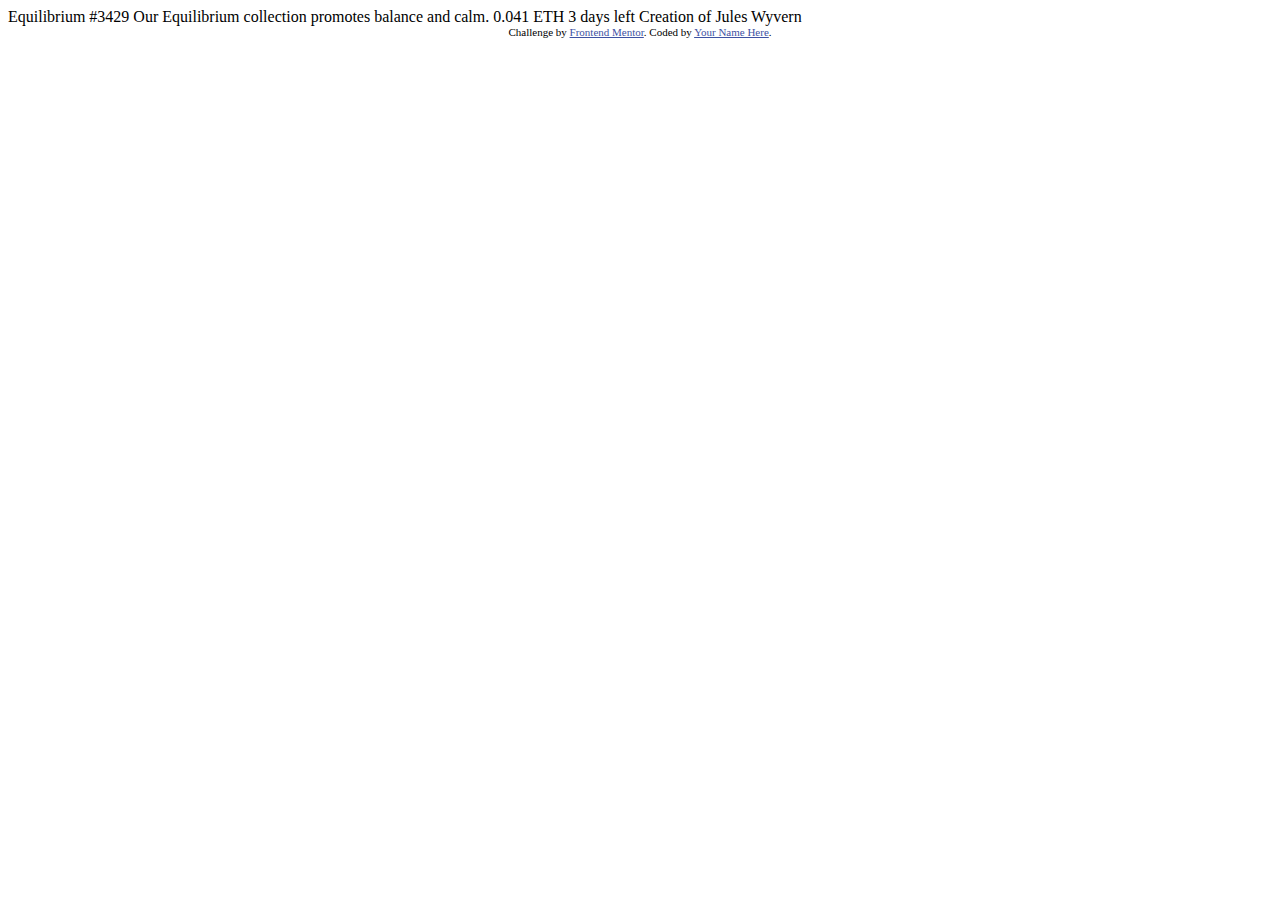
<file: NTF/nft-preview-card-component-main/index.html>
<!DOCTYPE html>
<html lang="en">
<head>
  <meta charset="UTF-8">
  <meta name="viewport" content="width=device-width, initial-scale=1.0"> <!-- displays site properly based on user's device -->

  <link rel="icon" type="image/png" sizes="32x32" href="./images/favicon-32x32.png">
  
  <title>Frontend Mentor | NFT preview card component</title>

  <!-- Feel free to remove these styles or customise in your own stylesheet 👍 -->
  <style>
    .attribution { font-size: 11px; text-align: center; }
    .attribution a { color: hsl(228, 45%, 44%); }
  </style>
</head>
<body>

  Equilibrium #3429

  Our Equilibrium collection promotes balance and calm.

  0.041 ETH
  3 days left
  
  Creation of Jules Wyvern

  <div class="attribution">
    Challenge by <a href="https://www.frontendmentor.io?ref=challenge" target="_blank">Frontend Mentor</a>. 
    Coded by <a href="#">Your Name Here</a>.
  </div>
</body>
</html>
</file>
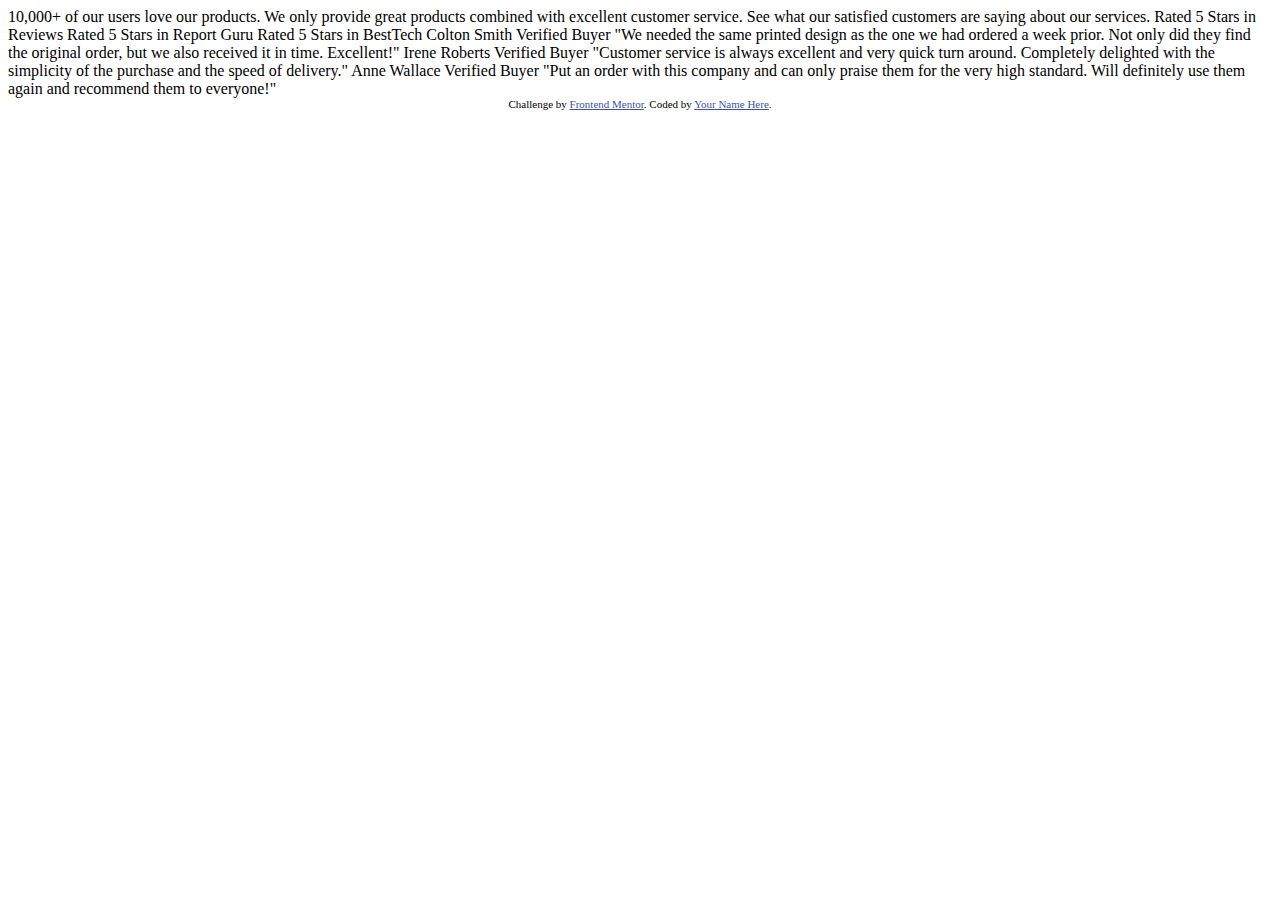
<file: Rating-page/css/social-proof-section-master 5/index.html>
<!DOCTYPE html>
<html lang="en">
  <head>
    <meta charset="UTF-8" />
    <meta name="viewport" content="width=device-width, initial-scale=1.0" />
    <!-- displays site properly based on user's device -->

    <link
      rel="icon"
      type="image/png"
      sizes="32x32"
      href="./images/favicon-32x32.png"
    />

    <title>Frontend Mentor | Social proof section</title>

    <!-- Feel free to remove these styles or customise in your own stylesheet 👍 -->
    <style>
      .attribution {
        font-size: 11px;
        text-align: center;
      }
      .attribution a {
        color: hsl(228, 45%, 44%);
      }
    </style>
  </head>
  <body>
    10,000+ of our users love our products.

    We only provide great products combined with excellent customer service.
    See what our satisfied customers are saying about our services.
    
    Rated 5 Stars in Reviews
    Rated 5 Stars in Report Guru
    Rated 5 Stars in BestTech
    
    Colton Smith 
    Verified Buyer
    "We needed the same printed design as the one we had ordered a week prior.
    Not only did they find the original order, but we also received it in time.
    Excellent!"
    
    Irene Roberts 
    Verified Buyer
    "Customer service is always excellent and very quick turn around. Completely
    delighted with the simplicity of the purchase and the speed of delivery."
    
    Anne Wallace 
    Verified Buyer
    "Put an order with this company and can only praise them for the very high
    standard. Will definitely use them again and recommend them to everyone!"

    <div class="attribution">
      Challenge by
      <a href="https://www.frontendmentor.io?ref=challenge" target="_blank"
        >Frontend Mentor</a
      >. Coded by <a href="#">Your Name Here</a>.
    </div>
  </body>
</html>
</file>
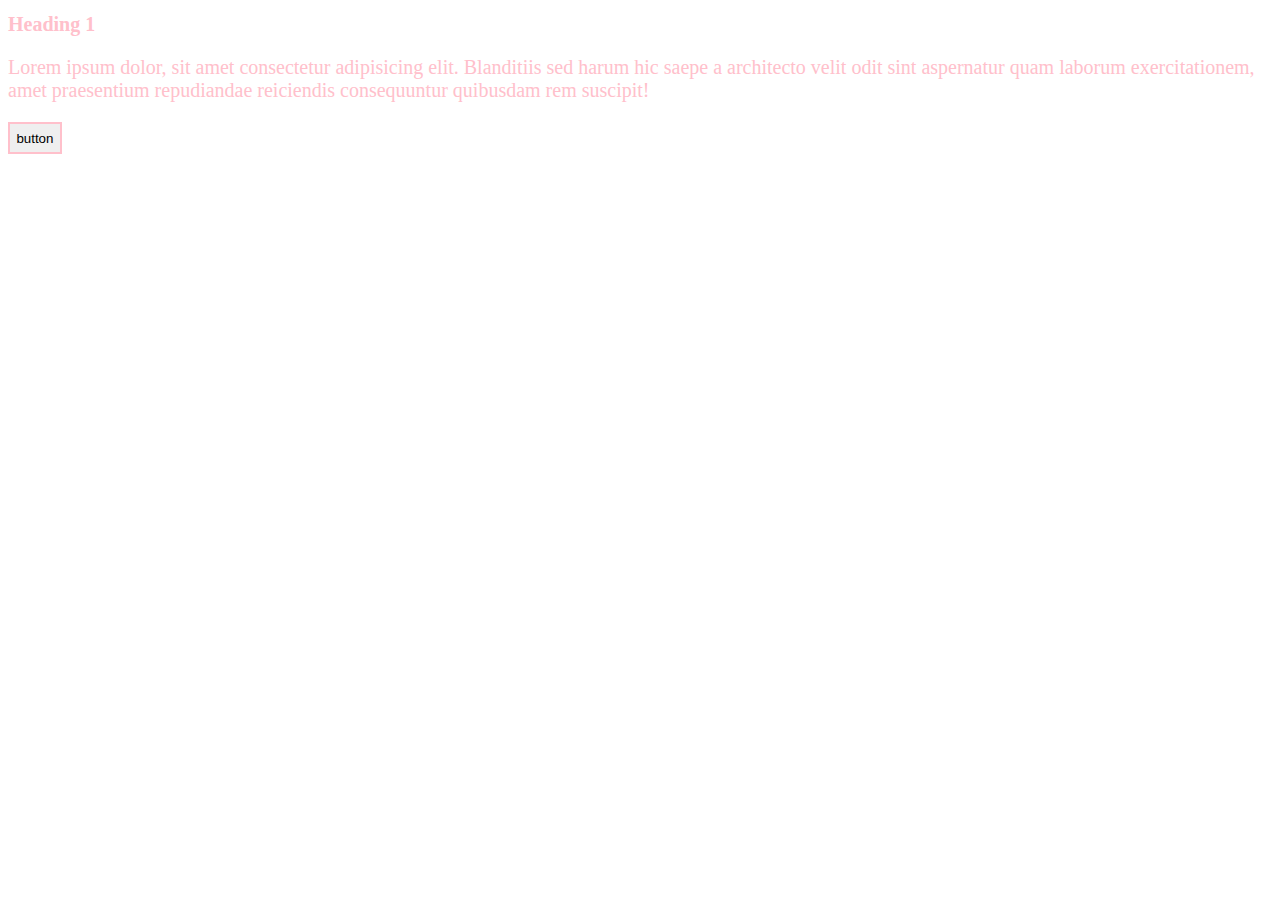
<file: Rating-page/css-variable.html>
<!DOCTYPE html>
<html lang="en">
<head>
    <meta charset="UTF-8">
    <meta name="viewport" content="width=device-width, initial-scale=1.0">
    <title>Document</title>
    <style>
        :root{
            --main-color: pink;
            --fs-md:20px;
        }
        h1{
            /* background-color: aquamarine; */
            color: var(--main-color);
            font-size: var(--fs-md);
        }
        p{
            color: var(--main-color);
            font-size: var(--fs-md);
        }
        button{
            border: 2px  solid var(--main-color);
            padding:0.4rem ;
        }
    </style>
</head>
<body>
<h1>Heading 1</h1>
<p>Lorem ipsum dolor, sit amet consectetur adipisicing elit. Blanditiis sed harum hic saepe a architecto velit odit sint aspernatur quam laborum exercitationem, amet praesentium repudiandae reiciendis consequuntur quibusdam rem suscipit!</p> <button>button</button>
</body>
</html>
</file>
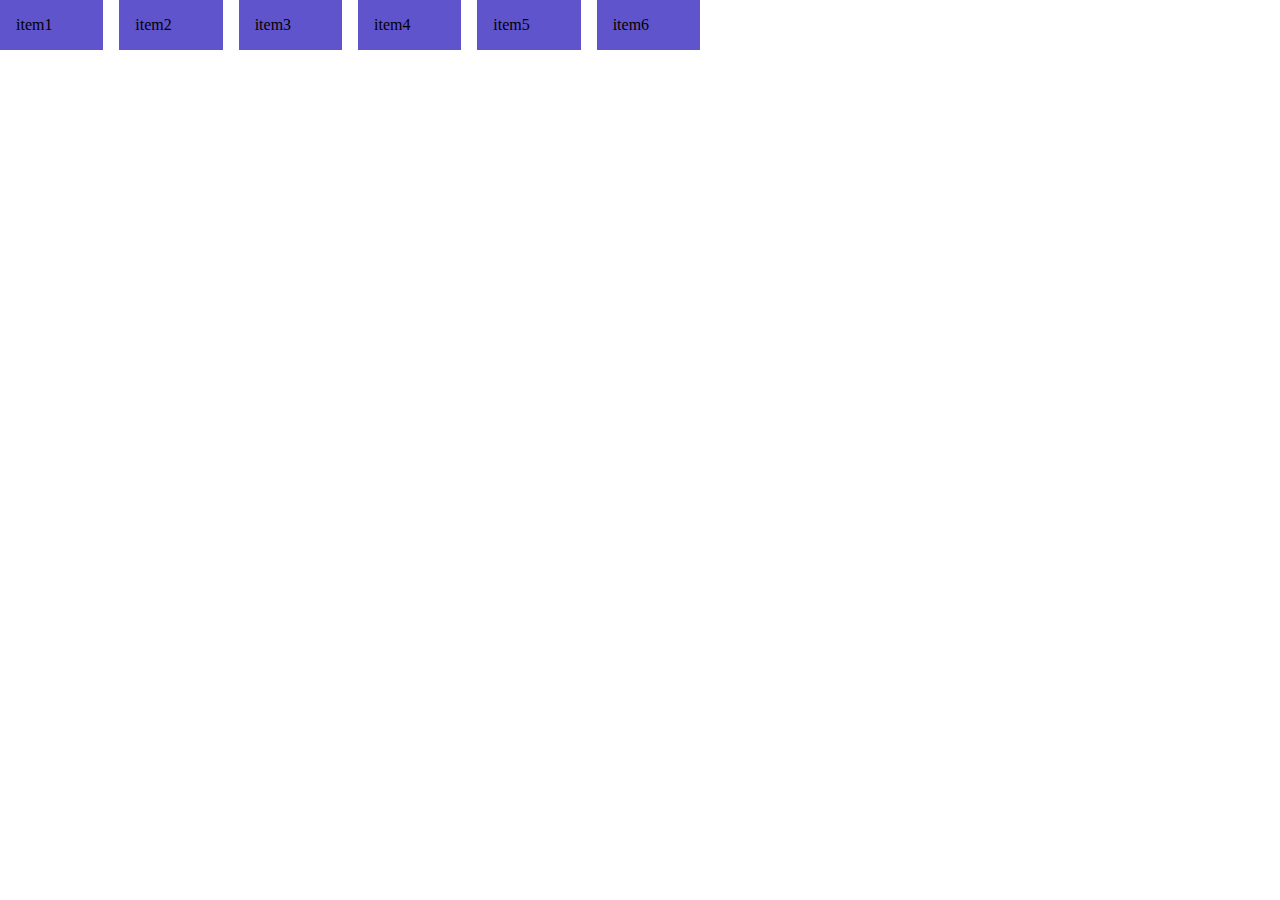
<file: Rating-page/media.query.html>
<!DOCTYPE html>
<html lang="en">
<head>
    <meta charset="UTF-8">
    <meta name="viewport" content="width=device-width, initial-scale=1.0">
    <title>Document</title>
    <style>
        *{
            padding:0;
            margin: 0;
            box-sizing: border-box;
        }
    .container{
    max-width: 700px;
    display: grid;
    gap:1rem;
    grid-template-columns: repeat(2,1fr);
    /* background-color: aquamarine; */
    
    }
    .container .item {
        background-color: rgb(96, 84, 205);
        padding: 1rem;
    }
    @media (min-width:768px) {/* tablet*/
        .container{
            grid-template-columns: repeat(3,1fr);
        }
    }
    .container.item{
        background-color: rgb(63, 49, 187);
    }
    @media (min-width:996px) {/* desktop*/
        .container{
            grid-template-columns: repeat(6,1fr);
        }
    }
    .container.item{
        background-color: rgb(148, 195, 85);
    }
    </style>
</head>
<body>
    <div class="container">
    <div class="item">item1</div>
    <div class="item">item2</div>
    <div class="item">item3</div>
    <div class="item">item4</div>
    <div class="item">item5</div>
    <div class="item">item6</div>
    </div>
</body>
</html>
</file>
<file: style.css>
:root {
  --bg: #0f1724;
  --card: #0b1220;
  --muted: #9aa7bd;
  --accent: #6ee7b7;
  --radius: 12px;
  --maxw: 1100px;
  color-scheme: dark;
  font-family: "Inter", system-ui, sans-serif;
}

body {
  margin: 0;
  background: #4a53083f;
  color: #e6eef6;
  line-height: 1.5;
  display: flex;
  justify-content: center;
  padding: 30px 15px;
}

.container {
  width: 100%;
  max-width: var(--maxw);
}

header {
  display: grid;
  margin-bottom: 30px;
  @media (min-width: 768px) {
    display: flex;
    justify-content: space-between;
    align-items: center;
  }
}

.logo {
  width: 50px;
  height: 50px;
  background: var(--accent);
  color: #052024;
  display: flex;
  text-align: center;
  place-items: center;
  font-weight: bold;
  padding-left: 13px;
  border-radius: var(--radius);
}

.brand {
  display: flex;
  align-items: center;
  gap: 10px;
  text-decoration: none;
  color: inherit;
}

nav {
  display: flex;
  gap: 20px;
  margin-top: 30px;
  margin-left: 25px;
}

.navlink {
  color: var(--muted);
  text-decoration: none;
  font-weight: 600;
}

.navlink:hover {
  color: var(--accent);
}

.hero {
  display: grid;
  grid-template-columns: 1fr 300px;
  gap: 30px;
  margin-bottom: 30px;
}

.intro {
  background: #10182b;
  padding: 20px;
  border-radius: var(--radius);
}

.intro h2 {
  margin-top: 0;
}

.accent {
  color: var(--accent);
}

.btn {
  padding: 10px 15px;
  border-radius: 8px;
  text-decoration: none;
  font-weight: 600;
  display: inline-block;
}

.btn-primary {
  background: var(--accent);
  color: #052024;
}

.btn-ghost {
  border: 1px solid var(--muted);
  color: var(--muted);
}

.profile {
  background: var(--card);
  border-radius: var(--radius);
  padding: 20px;
  text-align: center;
}

.photo {
  width: 120px;
  height: 120px;
  border-radius: 20px;
  object-fit: cover;
  margin-bottom: 10px;
}

.socials {
  display: flex;
  gap: 10px;
  justify-content: center;
  margin-top: 10px;
}

.socials a {
  color: var(--muted);
  text-decoration: none;
}

.socials a:hover {
  color: var(--accent);
}

.grid {
  display: grid;
  grid-template-columns: repeat(3, 2fr);
  gap: 3rem;
}

.card {
  background: var(--card);
  border-radius: var(--radius);
  padding: 20px;
}

.card h4 {
  margin-top: 0;
}

.tags {
  display: flex;
  gap: 8px;
  flex-wrap: wrap;
  margin-top: 10px;
}

.tag {
  background: rgba(255, 255, 255, 0.05);
  padding: 6px 10px;
  border-radius: 8px;
  font-size: 12px;
  color: var(--muted);
}
.project-img {
  width: 100%;
  height: 180px;
  object-fit: cover;
  border-radius: 10px;
  margin-bottom: 25px;
}

.card {
  background: var(--card);
  border-radius: var(--radius);
  padding: 14px;
  margin-bottom: 3rem;
  box-shadow: 0 4px 15px rgba(0, 0, 0, 0.4);
  transition: transform 0.2s ease, box-shadow 0.2s ease;
}

.card:hover {
  transform: translateY(-6px);
  box-shadow: 0 10px 25px rgba(140, 177, 38, 0.778);
}

.card-content {
  display: flex;
  flex-direction: column;
  gap: 8px;
}

.links {
  display: flex;
  gap: 10px;
  margin-top: 8px;
}

.links a {
  text-decoration: none;
  font-weight: 600;
  font-size: 14px;
}

.btn-ghost {
  border: 1px solid rgba(255, 255, 255, 0.1);
  padding: 6px 12px;
  border-radius: 8px;
  color: var(--muted);
  transition: background 0.2s ease;
}

.btn-ghost:hover {
  color: var(--accent);
  background: rgba(255, 255, 255, 0.05);
}

.skills {
  display: flex;
  gap: 10px;
  flex-wrap: wrap;
}

.skill {
  background: rgba(255, 255, 255, 0.05);
  padding: 8px 12px;
  border-radius: 8px;
  margin-bottom: 2rem;
}

form {
  display: flex;
  margin-bottom: 2rem;
  flex-direction: column;
  gap: 10px;
}

input,
textarea {
  border-radius: 8px;
  border: 1px solid rgba(255, 255, 255, 0.1);
  background: transparent;
  color: inherit;
  padding: 10px;
}

footer {
  text-align: center;
  color: var(--muted);
  margin-top: 30px;
}

@media (max-width: 768px) {
  .hero {
    grid-template-columns: 1fr;
  }

  .grid {
    grid-template-columns: 1fr;
  }
}
</file>
<file: dynamic-theme/style.css>
* {
  box-sizing: border-box;
  margin: 0;
  padding: 0;
}

:root {
  --bg: linear-gradient(135deg, #0f172a 0%, #071129 100%);
  --panel: rgba(255, 255, 255, 0.04);
  --glass: rgba(255, 255, 255, 0.03);
  --accent1: #7ce7ff;
  --accent2: #b388ff;
  --accent3: #ffd86b;
  --text: #e6f0ff;
  --muted: rgba(230, 240, 255, 0.65);
  --shadow-1: 0 8px 30px rgba(2, 6, 23, 0.7);
  --neon: 0 0 18px rgba(124, 231, 255, 0.14),
    0 6px 34px rgba(124, 231, 255, 0.06);
}

html,
body {
  height: 100%;
  font-family: "Segoe UI", Roboto, "Helvetica Neue", Arial, sans-serif;
  background: var(--bg);
  color: var(--text);
  -webkit-font-smoothing: antialiased;
  -moz-osx-font-smoothing: grayscale;
  display: flex;
  align-items: center;
  justify-content: center;
  padding: 24px;
}

.clock-wrap {
  width: min(760px, 96vw);
  display: flex;
  gap: 24px;
  align-items: center;
  justify-content: center;
  background: linear-gradient(
    180deg,
    rgba(255, 255, 255, 0.02),
    rgba(255, 255, 255, 0.01)
  );
  border-radius: 20px;
  padding: 28px;
  box-shadow: var(--shadow-1), 0 0 0 1px rgba(255, 255, 255, 0.02) inset;
  backdrop-filter: blur(8px) saturate(130%);
}

.display {
  flex: 1 1 auto;
  min-width: 260px;
  background: linear-gradient(
    180deg,
    rgba(255, 255, 255, 0.02),
    transparent 60%
  );
  border-radius: 14px;
  padding: 20px 26px;
  display: flex;
  align-items: center;
  justify-content: space-between;
  gap: 18px;
  box-shadow: 0 12px 30px rgba(2, 6, 23, 0.55);
}

.time {
  display: flex;
  align-items: baseline;
  gap: 12px;
}

.digits {
  font-weight: 700;
  letter-spacing: 0.02em;
  font-size: clamp(36px, 8vw, 88px);
  line-height: 1;
  font-family: "Courier New", ui-monospace, SFMono-Regular, Menlo, Monaco,
    monospace;
  color: var(--text);
  position: relative;
  padding: 6px 10px;
  border-radius: 8px;
  background: linear-gradient(
    180deg,
    rgba(255, 255, 255, 0.01),
    rgba(255, 255, 255, 0.02)
  );
  text-shadow: 0 1px 0 rgba(255, 255, 255, 0.03),
    0 6px 22px rgba(20, 40, 80, 0.6), 0 0 24px rgba(124, 231, 255, 0.06);
  -webkit-background-clip: text;
  background-clip: text;
  background-image: linear-gradient(
    90deg,
    var(--accent1),
    var(--accent2),
    var(--accent3)
  );
  -webkit-text-fill-color: transparent;
  box-shadow: inset 0 -8px 30px rgba(0, 0, 0, 0.25), var(--neon);
  border: 1px solid rgba(255, 255, 255, 0.03);
}

.ampm {
  display: flex;
  flex-direction: column;
  gap: 6px;
  justify-content: center;
  align-items: flex-start;
  color: var(--muted);
  font-size: clamp(10px, 1.4vw, 14px);
}

.seconds {
  font-size: clamp(18px, 3.6vw, 28px);
  font-weight: 700;
  color: var(--accent1);
  text-shadow: 0 8px 30px rgba(124, 231, 255, 0.08);
  min-width: 64px;
  text-align: center;
  padding: 8px 10px;
  border-radius: 10px;
  background: linear-gradient(
    180deg,
    rgba(255, 255, 255, 0.015),
    rgba(255, 255, 255, 0.01)
  );
  border: 1px solid rgba(255, 255, 255, 0.03);
  box-shadow: 0 10px 28px rgba(2, 6, 23, 0.6);
}

.meta {
  display: flex;
  flex-direction: column;
  gap: 8px;
  align-items: flex-end;
  color: var(--muted);
  min-width: 160px;
}

.meta .date {
  font-size: 14px;
  padding: 8px 12px;
  border-radius: 10px;
  background: linear-gradient(180deg, rgba(255, 255, 255, 0.01), transparent);
  border: 1px solid rgba(255, 255, 255, 0.02);
  box-shadow: 0 6px 18px rgba(2, 6, 23, 0.5);
}

.controls {
  display: flex;
  gap: 8px;
  align-items: center;
}

.btn {
  appearance: none;
  border: none;
  padding: 8px 10px;
  border-radius: 10px;
  font-size: 13px;
  cursor: pointer;
  color: var(--text);
  background: linear-gradient(
    180deg,
    rgba(255, 255, 255, 0.02),
    rgba(255, 255, 255, 0.01)
  );
  box-shadow: 0 8px 20px rgba(2, 6, 23, 0.45);
  transition: transform 0.12s ease, box-shadow 0.12s ease, opacity 0.12s;
}
.btn:active {
  transform: translateY(1px) scale(0.997);
}
.btn.secondary {
  color: var(--muted);
  font-weight: 600;
  background: rgba(255, 255, 255, 0.015);
  border: 1px solid rgba(255, 255, 255, 0.02);
}

@media (max-width: 600px) {
  .clock-wrap {
    padding: 18px;
    gap: 12px;
  }
  .display {
    flex-direction: column;
    align-items: stretch;
    gap: 12px;
  }
  .meta {
    align-items: stretch;
    flex-direction: row;
    justify-content: space-between;
  }
}
</file>
<file: NTF/css/style.css>
@import url("https://fonts.googleapis.com/css2?family=League+Spartan:wght@100..900&family=Outfit:wght@100..900&display=swap");
:root {
  --Blue-500: hsl(215, 51%, 70%);
  --Cyan-400: hsl(178, 100%, 50%);
  --Blue-950: hsl(217, 54%, 11%);
  --Blue-900: hsl(216, 50%, 16%);
  --Blue-800: hsl(215, 32%, 27%);
  --White: hsl(0, 0%, 100%);
}
* {
  margin: 0;
  padding: 0;
  box-sizing: border-box;
  font-family: "League Spartan", sans-serif;
  font-optical-sizing: auto;
  font-weight: 400;
  font-style: normal;
}
.container {
  background-color: var(--Blue-950);
  width: 100vw;
  min-height: 100vh;
  display: flex;
  justify-content: center;
  align-items: center;
  .card {
    width: 300px;
    background-color: var(--Blue-900);
    padding: 1rem;
    border-radius: 0.5rem;
    .img-container {
      position: relative;
      height: 270px;
      &:hover {
        &::before {
          content: "";
          background-color: rgba(13, 167, 209, 0.375);
          position: absolute;
          top: 0;
          left: 0;
          width: 100%;
          height: inherit;
          z-index: 1;
          border-radius: 0.5rem;
        }
        .view-img {
          display: block;
        }
      }
      .main-img {
        width: 100%;
        object-fit: contain;
        height: inherit;
        border-radius: 0.5rem;
      }
      .view-img {
        display: none;
        position: absolute;
        inset: 0;
        margin: auto;
        width: 40px;
        height: 40px;
        z-index: 2;
      }
    }
  }
  .content {
    h2 {
      margin: 0.8rem 0;
      color: var(--White);
      font-size: 18px;
      font-weight: 600;
      &:hover {
        color: var(--Cyan-400);
      }
    }
    p {
      color: var(--Blue-500);
      font-weight: 300;
      font-size: 0.9rem;
    }
  }
  .eth-time-container {
    display: flex;
    justify-content: space-between;
    margin: 1rem 0;
    .eth,
    .time {
      display: flex;
      align-items: center;
      gap: 0.4rem;
      h4 {
        font-size: 0.8rem;
      }
    }
    .eth {
      img {
      }
      h4 {
        color: var(--Cyan-400);
      }
    }
    .time {
      time {
      }
      h4 {
        color: var(--Blue-500);
      }
    }
  }
  hr {
    border: 1px solid var(--Blue-800);
  }
  .profile {
    display: flex;
    align-items: center;
    gap: 0.8rem;
    margin-top: 0.8rem;
    img {
      width: 25px;
      height: 25px;
      border: 1px solid var(--White);
      border-radius: 50%;
    }
    p {
      color: var(--Blue-500);
      font-size: 0.8rem;
      span {
        color: var(--White);
        &:hover {
          color: var(--Cyan-400);
        }
      }
    }
  }
}
</file>
<file: Rating-page/css/style.css>
@import url("https://fonts.googleapis.com/css2?family=League+Spartan:wght@100..900&display=swap");
:root {
  --Very-Dark-Magenta: hsl(300, 43%, 22%);
  --Soft-Pink: hsl(333, 80%, 67%);
  --Dark-Grayish-Magenta: hsl(303, 10%, 53%);
  --Light-Grayish-Magenta: hsl(300, 24%, 96%);
  --White: hsl(0, 0%, 100%);
  --fs-md: 13px;
  --fw-md: 500;
  --fw-bold: 700;
  --w-md: 768px;
}
* {
  padding: 0;
  margin: 0;
  box-sizing: border-box;
  font-family: "League Spartan", sans-serif;
  font-optical-sizing: auto;
  font-weight: 400;
  font-style: normal;
}
h1,
h5 {
  color: var(--Very-Dark-Magenta);
}
.social-section {
  display: flex;
  justify-content: center;
  align-items: center;
  min-height: 100vh;

  .container {
    display: grid;
    grid-template-columns: 1fr;
    grid-auto-rows: fit-content;
    margin: 3rem 1rem;
    flex-basis: 800px;
    @media (min-width: 768px) {
      grid-template-columns: repeat(2, 1fr);
      margin: 0;
    }
    .intro-container {
      .intro {
        max-width: 100%;
        text-align: center;
        @media (min-width: 768px) {
          max-width: 70%;
          text-align: left;
        }
        h1 {
          font-weight: var(--fw-bold);
          font-size: 2rem;
          /* padding: 0 2rem; */
        }
        p {
          color: var(--Very-Dark-Magenta);
          font-size: var(--fw-md);
          margin: 1rem 0;
          line-height: 1.3;
        }
      }
    }
    .rating-container {
      /* background-color: rgb(218, 160, 73); */
      .rating-card {
        background-color: var(--Light-Grayish-Magenta);
        margin: 0.6rem 0;
        display: flex;
        padding: 0.6rem 1rem;
        gap: 0.5rem;
        align-items: center;
        border-radius: 0.4rem;
        width: 100%;
        flex-direction: column;
        @media (min-width: 768px) {
          width: 75%;
          flex-direction: row;
          gap: 1rem;
          &:nth-child(2) {
            transform: translateX(2rem);
          }
          &:nth-child(3) {
            transform: translateX(4rem);
          }
        }
        .img-container {
          img {
            width: 11px;
            height: 11px;
            object-fit: contain;
          }
        }
        h5 {
          font-weight: var(--fw-bold);
          font-size: var(--fs-md);
        }
      }
    }
    .card-container {
      display: grid;
      grid-template-columns: 1fr;
      gap: 1rem;
      @media (min-width: 768px) {
        grid-column: 1/3;
        grid-template-columns: repeat(3, 1fr);
      }
      margin-top: 1.5rem;
      .card {
        background-color: var(--Very-Dark-Magenta);
        border-radius: 0.2rem;
        color: var(--White);
        padding: 2rem;
        @media (min-width: 768px) {
          padding: 1rem;
        }
        &:nth-child(2) {
          transform: translateY(0.6rem);
        }
        &:nth-child(3) {
          transform: translateY(1.2rem);
        }

        .profile {
          display: flex;
          gap: 0.8rem;
          align-items: center;
          img {
            width: 40px;
            height: 40px;
            object-fit: contain;
            border-radius: 50%;
          }
          .detail {
            h2 {
              font-size: var(--fs-md);
            }
            P {
              color: var(--Soft-Pink);
              font-size: var(--fs-md);
              margin-top: 0.2rem;
            }
          }
        }
        .content {
          font-size: 1rem;
          line-height: 1.4;
          margin-top: 1.2rem;
          @media (min-width: 768px) {
            font-size: var(--fs-md);
          }
        }
      }
    }
  }
}
</file>
<file: results-summary-component-main/css/style.css>
@import url("https://fonts.googleapis.com/css2?family=Hanken+Grotesk:ital,wght@0,100..900;1,100..900&family=League+Spartan:wght@100..900&family=Open+Sans:ital,wght@0,300..800;1,300..800&family=Outfit:wght@100..900&family=Poppins:ital,wght@0,100;0,200;0,300;0,400;0,500;0,600;0,700;0,800;0,900;1,100;1,200;1,300;1,400;1,500;1,600;1,700;1,800;1,900&display=swap");
:root {
  /* Primary Colors */
  --light-red: hsl(0, 100%, 67%);
  --orangey-yellow: hsl(39, 100%, 56%);
  --green-teal: hsl(166, 100%, 37%);
  --cobalt-blue: hsl(234, 85%, 45%);

  /* Background Gradients */
  --light-slate-blue: hsl(252, 100%, 67%);
  --light-royal-blue: hsl(241, 81%, 54%);

  --violet-blue: hsla(256, 72%, 46%, 1);
  --persian-blue: hsla(241, 72%, 46%, 0);

  /* Neutral */
  --white: hsl(0, 0%, 100%);
  --pale-blue: hsl(221, 100%, 96%);
  --light-lavender: hsl(241, 100%, 89%);
  --dark-gray-blue: hsl(224, 30%, 27%);

  /* Font */
}

/* Reset */
/* * {
  margin: 0;
  padding: 0;
  box-sizing: border-box;
  --font-family: "Hanken Grotesk", sans-serif;
  --fw-regular: 500;
  --fw-bold: 700;
  --fw-extra: 800;
} */
* {
  margin: 0;
  padding: 0;
  box-sizing: border-box;
  /* font-family: "League Spartan", sans-serif; */
  font-family: "Hanken Grotesk", sans-serif;
  font-optical-sizing: auto;
  font-weight: 500;
  font-style: normal;
}

body {
  min-height: 100vh;
  /* width: 100vw; */
  display: flex;
  justify-content: center;
  align-items: center;
  background: var(--pale-blue);
}

.container {
  background: var(--white);
  display: grid;
  grid-template-columns: 1fr 1fr;
  border-radius: 20px;
  /* min-width: 700px; */
  overflow: hidden;
  box-shadow: 0 15px 30px rgba(0, 0, 0, 0.1);
}

/* Result section */
.result {
  background: linear-gradient(var(--light-slate-blue), var(--light-royal-blue));
  color: var(--white);
  text-align: center;
  padding: 2rem;
  border-radius: 20px;
}

.result h2 {
  color: var(--light-lavender);
  font-size: 1.2rem;
  font-weight: 600;
  margin-bottom: 1.5rem;
}

.result .score {
  background: linear-gradient(var(--violet-blue), var(--persian-blue));
  width: 150px;
  height: 150px;
  border-radius: 50%;
  margin: 0 auto 1.5rem;
  display: flex;
  margin-top: 1rem;
  flex-direction: column;
  justify-content: center;
  align-items: center;
}

.result .score span {
  font-size: 3rem;
  margin-top: 1rem;
  font-weight: 700;
  /* font-weight: var(--fw-black); */
}

.result .score p {
  color: var(--light-lavender);
  font-size: 14px;
  font-weight: 400;
  margin-top: 0.1rem;
}

.result h3 {
  font-size: 1.8rem;
  margin: 1rem 0 0.5rem;
  margin-top: 3rem;
}

.result p {
  color: var(--light-lavender);
  font-size: 14px;
  font-weight: 400;
  text-align: center;
  margin-top: 1rem;
  line-height: 1.3rem;
  width: 37vh;
  @media (min-width: 768px) {
    font-size: 14px;
    font-weight: 400;
    width: 200px;
    line-height: 1.3rem;
  }
}

.summary {
  padding: 2rem;
}

.summary h2 {
  color: var(--dark-gray-blue);
  font-size: 1.2rem;
  font-weight: 600;
  margin-bottom: 1.5rem;
}

.item {
  display: flex;
  justify-content: space-between;
  align-items: center;
  padding: 1rem;
  border-radius: 10px;
  margin-bottom: 1rem;
  font-weight: var(--fw-bold);
}

.label {
  display: flex;
  align-items: center;
  gap: 0.5rem;
}

.item.reaction {
  background: hsla(0, 100%, 67%, 0.1);
}
.item.reaction .label {
  color: var(--light-red);
}

.item.memory {
  background: hsla(39, 100%, 56%, 0.1);
}
.item.memory .label {
  color: var(--orangey-yellow);
}

.item.verbal {
  background: hsla(166, 100%, 37%, 0.1);
}
.item.verbal .label {
  color: var(--green-teal);
}

.item.visual {
  background: hsla(234, 85%, 45%, 0.1);
}
.item.visual .label {
  color: var(--cobalt-blue);
}

.score-text {
  font-weight: var(--fw-bold);
}
.score-text .value {
  font-weight: var(--fw-bold);
}
.item.reaction .value {
  color: var(--dark-gray-blue);
}
.item.memory .value {
  color: var(--dark-gray-blue);
}
.item.verbal .value {
  color: var(--dark-gray-blue);
}
.item.visual .value {
  color: var(--dark-gray-blue);
}

.score-text .total {
  color: gray;
  font-weight: var(--fw-regular);
}

.summary button {
  width: 100%;
  padding: 1rem;
  border: none;
  border-radius: 25px;
  background: var(--dark-gray-blue);
  color: var(--white);
  font-weight: var(--fw-bold);
  font-size: 16px;
  cursor: pointer;
  margin-top: 1rem;
}

.summary button:hover {
  background: var(--cobalt-blue);
  transition: 0.3s;
}

@media (max-width: 786px) {
  .container {
    grid-template-columns: 1fr;
    border-radius: 0;
  }

  .result {
    border-radius: 0 0 20px 20px;
  }
}
</file>
<file: sunnyside-agency-landing-page-main/css/style.css>
@import url("https://fonts.googleapis.com/css2?family=Barlow:ital,wght@0,100;0,200;0,300;0,400;0,500;0,600;0,700;0,800;0,900;1,100;1,200;1,300;1,400;1,500;1,600;1,700;1,800;1,900&family=League+Spartan:wght@100..900&family=Open+Sans:ital,wght@0,300..800;1,300..800&family=Outfit:wght@100..900&family=Poppins:ital,wght@0,100;0,200;0,300;0,400;0,500;0,600;0,700;0,800;0,900;1,100;1,200;1,300;1,400;1,500;1,600;1,700;1,800;1,900&display=swap");
:root {
  --Red-400: hsl(7, 99%, 70%);
  --Yellow-500: hsl(51, 100%, 49%);
  --Green-800: hsl(167, 40%, 24%);
  --Blue-800: hsl(198, 62%, 26%);
  --Green-500: hsl(167, 34%, 41%);
  --green-400: var(--green-400);

  --Grey-950: hsl(212, 27%, 19%);
  --Grey-600: hsl(213, 9%, 39%);
  --Grey-550: hsl(232, 10%, 55%);
  --Grey-400: hsl(210, 4%, 67%);
  --White: hsl(0, 100%, 100%);
}

* {
  padding: 0;
  margin: 0;
  box-sizing: border-box;
  /* font-family: "Barlow", sans-serif;
  font-weight: 600;
  font-style: normal; */
}
h1,
h2,
h3,
h4,
h5,
h6,
.custom-link .info-link {
  font-family: "Fraunces", serif;
  font-optical-sizing: auto;
  font-weight: 700;
  font-style: normal;
  font-variation-settings: "SOFT" 0, "WONK" 0;
}
.hero-section {
  min-height: 80vh;
  background-image: url(../images/mobile/image-header.jpg);
  background-size: contain;
  background-position: center;
  @media (min-width: 768px) {
    background-image: url(../images/desktop/image-header.jpg);
    min-height: 40vh;
  }
  @media (min-width: 992px) {
    min-height: 100vh;
  }
  .custom-link {
    button {
      font-family: "Fraunces", serif;
      font-weight: 700;
    }
  }
  .main {
    h1 {
      letter-spacing: 6px;
      font-family: "Fraunces", serif;
      font-weight: 900;
      /* font-size: clamp(2rem, 3vw, 2.8rem); */
    }
    .img {
      width: 20px;
    }
  }
}

.info-section {
  .info-container {
    max-width: 90%;
    @media (min-width: 992px) {
      max-width: 50%;
    }
    @media (min-width: 768px) {
      max-width: 60%;
    }
  }
  h2 {
    /* max-width: 70%; */
    font-family: "Fraunces", serif;
    font-weight: 900;
  }
  p {
    color: var(--Grey-550);
    font-size: 14px;
  }
  .info-link {
    text-decoration: none;
    font-family: "Fraunces", serif;
    font-weight: 700;
    position: relative;
    color: var(--Grey-950);
    z-index: 1;
  }
  .info-link::after {
    content: "";
    position: absolute;
    left: -5px;
    right: -5px;
    bottom: -2px;
    height: 12px;
    width: 8rem;
    margin-left: 7rem;
    border-radius: 999px;
    opacity: 0.35;
    z-index: -1;
    @media (min-width: 992px) {
      width: 7rem;
      margin-left: 0;
    }
    @media (min-width: 768px) {
      width: 8rem;
      margin-left: 0;
    }
  }
  .learn-yellow::after {
    background: var(--Yellow-500);
  }
  .learn-red::after {
    background: var(--Red-400);
  }
  .learn-link:hover::after {
    opacity: 0.75;
  }
}
.service-tile {
  min-height: 600px;
}
.graphic-design {
  background-image: url("../images/desktop/image-graphic-design.jpg");
  background-position: center;
  color: var(--green-800);
}
.photography {
  background-image: url("../images/desktop/image-photography.jpg");
  color: var(--blue-800);

  background-position: center;
}
.service-overlay {
  padding: 4rem 2rem;
}
.service-overlay h3 {
  font-family: "Fraunces", serif;
  font-weight: 900;
}
.service-overlay p {
  max-width: 90%;
  margin-left: 1rem;
  @media (min-width: 768px) {
    max-width: 60%;
    margin-left: 6rem;
  }
}
.py-6 {
  padding-top: 6rem;
  padding-bottom: 6rem;
  p {
    color: var(--Grey-600);
  }
  h6 {
    margin-top: 4rem;
  }
}
small {
  color: var(--Grey-400);
}

.tracking-4 {
  letter-spacing: 0.3em;
  font-size: 1.2rem;
  color: var(--Grey-400);
}
.footer {
  background-color: rgba(63, 189, 174, 0.831);
  /* opacity: 0.7; */
  z-index: -1;
}
.footer-brand {
  color: var(--Green-800);
  font-family: "Barlow", sans-serif;
  font-weight: 800;
  z-index: 1;
}
.text-footer {
  color: var(--Green-800);
  text-decoration: none;
  z-index: 1;
}
.text-footer:hover {
  color: white;
}
.footer img {
  transition: 0.3s;
}

.footer img:hover {
  filter: brightness(0) invert(1);
  /* color: White; */
}
</file>
